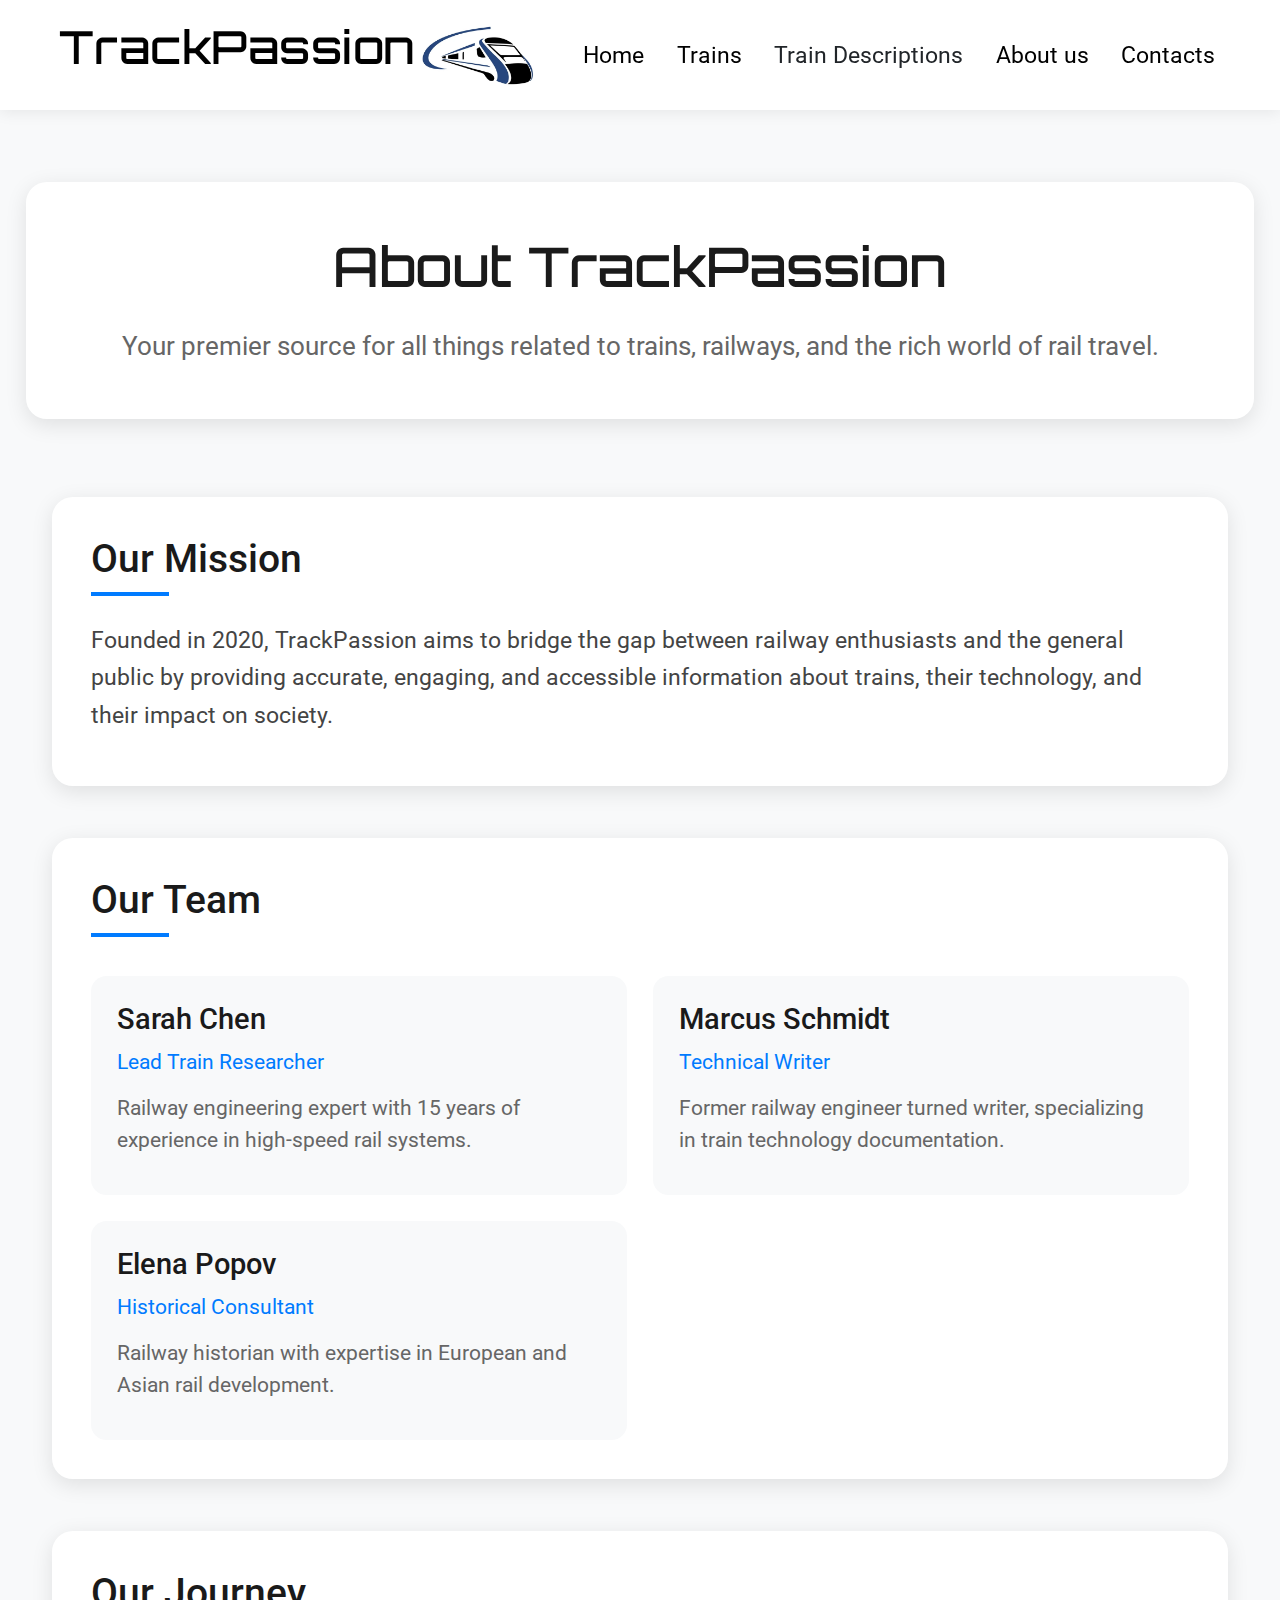
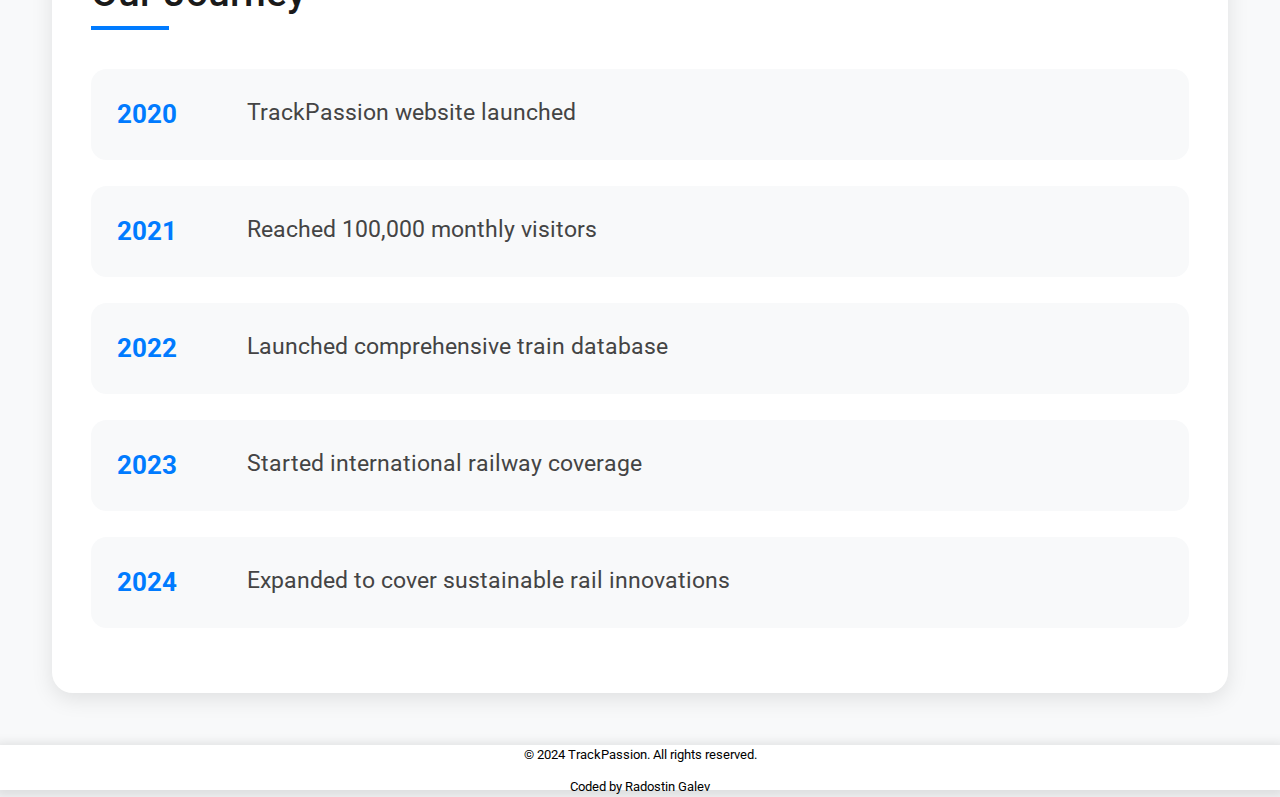
<file: about.html>
<!DOCTYPE html>
<html lang="en">
<head>
    <meta charset="UTF-8">
    <meta name="viewport" content="width=device-width, initial-scale=1.0">
    <link rel="stylesheet" href="https://cdn.jsdelivr.net/npm/bootstrap@4.0.0/dist/css/bootstrap.min.css" integrity="sha384-Gn5384xqQ1aoWXA+058RXPxPg6fy4IWvTNh0E263XmFcJlSAwiGgFAW/dAiS6JXm" crossorigin="anonymous">
    <link rel="stylesheet" href="styles.css">
    <link rel="preconnect" href="https://fonts.googleapis.com">
    <link rel="preconnect" href="https://fonts.gstatic.com" crossorigin>
    <link rel="icon" type="image/x-icon" href="assets/images/modern-high-speed-train-emblem-icon-label-silhouette-vector-illustration-94957906.webp">
    <link href="https://fonts.googleapis.com/css2?family=Barlow+Condensed:ital,wght@0,100;0,200;0,300;0,400;0,500;0,600;0,700;0,800;0,900;1,100;1,200;1,300;1,400;1,500;1,600;1,700;1,800;1,900&family=Barlow:ital,wght@0,100;0,200;0,300;0,400;0,500;0,600;0,700;0,800;0,900;1,100;1,200;1,300;1,400;1,500;1,600;1,700;1,800;1,900&family=Bellefair&family=Inter:wght@100..900&family=Orbitron:wght@400..900&family=Roboto:ital,wght@0,100;0,300;0,400;0,500;0,700;0,900;1,100;1,300;1,400;1,500;1,700;1,900&display=swap" rel="stylesheet">
    <script src = "main.js" defer></script>
    <title>About Us</title>
</head>
<body>
    <!-- Header section-->
    <header>
        <!-- Title and logo section-->
        <div class = "title">
            <h1>TrackPassion</h1>
            <div class = "logo">
                <img src = "assets/images/new-train-india-vande-bharat-260nw-2294127767.png">
            </div>
        </div>
        <!-- Navbar section-->
        <nav>
            <ul>
                <li><a href="index.html">Home</a></li>
                <li><a href="Trains.html">Trains</a></li>
                <!-- Dropdown Menu Section-->
                    <div class = "dropdown">
                        <a class = "title-dropdown">Train Descriptions</a>
                        <div class = "content">
                              <a href = "shinkansen.html">Shinkansen</a>
                              <a href = "tgv.html">TGV</a>
                              <a href = "ICE.html">ICE</a>
                              <a href = "CR400AF Fuxing.html">CR400AF Fuxing</a>
                              <a href = "Eurostar.html">Eurostar</a>
                              <a href = "Acela Express.html">Acela Express</a>
                              <a href = "Frecciarossa 1000.html">Freicciarossa 1000</a>
                        </div>
                     </div>
                </li>
                <li><a href="about.html">About us</a></li>
                <li><a href="contacts.html">Contacts</a></li>
            </ul>
         </nav>
    </header>
    <!-- About section-->
    <main class="about-container">
        <section class="about-hero">
          <h1>About TrackPassion</h1>
          <p>Your premier source for all things related to trains, railways, and the rich world of rail travel.</p>
        </section>
    
        <section class="about-content">
          <div class="mission-section">
            <h2>Our Mission</h2>
            <p>Founded in 2020, TrackPassion aims to bridge the gap between railway enthusiasts and the general public by providing accurate, engaging, and accessible information about trains, their technology, and their impact on society.</p>
          </div>
    
          <div class="team-section">
            <h2>Our Team</h2>
            <div class="team-grid">
              <div class="team-member">
                <h3>Sarah Chen</h3>
                <span class="role">Lead Train Researcher</span>
                <p>Railway engineering expert with 15 years of experience in high-speed rail systems.</p>
              </div>
              <div class="team-member">
                <h3>Marcus Schmidt</h3>
                <span class="role">Technical Writer</span>
                <p>Former railway engineer turned writer, specializing in train technology documentation.</p>
              </div>
              <div class="team-member">
                <h3>Elena Popov</h3>
                <span class="role">Historical Consultant</span>
                <p>Railway historian with expertise in European and Asian rail development.</p>
              </div>
            </div>
          </div>
    
          <div class="timeline-section">
            <h2>Our Journey</h2>
            <div class="timeline">
              <div class="timeline-item">
                <span class="year">2020</span>
                <p>TrackPassion website launched</p>
              </div>
              <div class="timeline-item">
                <span class="year">2021</span>
                <p>Reached 100,000 monthly visitors</p>
              </div>
              <div class="timeline-item">
                <span class="year">2022</span>
                <p>Launched comprehensive train database</p>
              </div>
              <div class="timeline-item">
                <span class="year">2023</span>
                <p>Started international railway coverage</p>
              </div>
              <div class="timeline-item">
                <span class="year">2024</span>
                <p>Expanded to cover sustainable rail innovations</p>
              </div>
            </div>
          </div>
        </section>
      </main>
    
      <footer>
        <p>© 2024 TrackPassion. All rights reserved.</p>
        <p>Coded by Radostin Galev</p>
      </footer>
    </div>
</body>
</html>
</file>
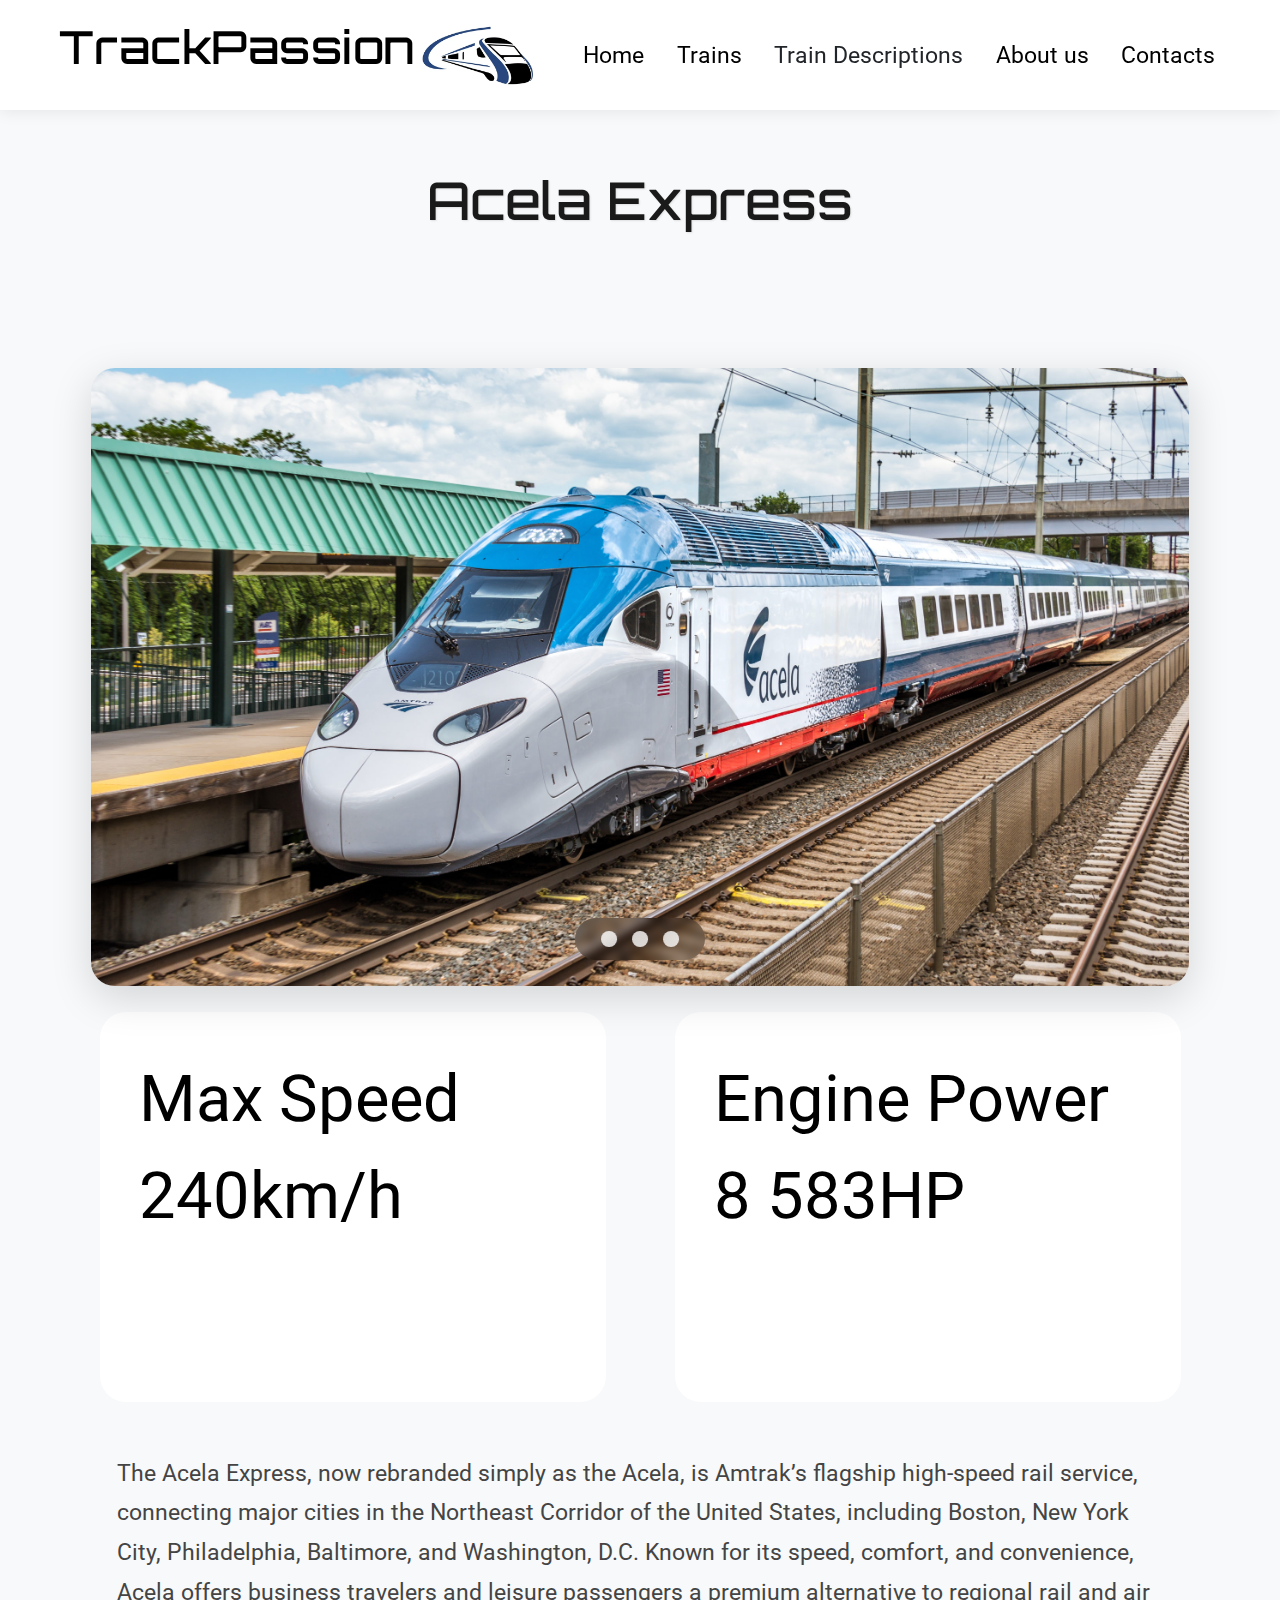
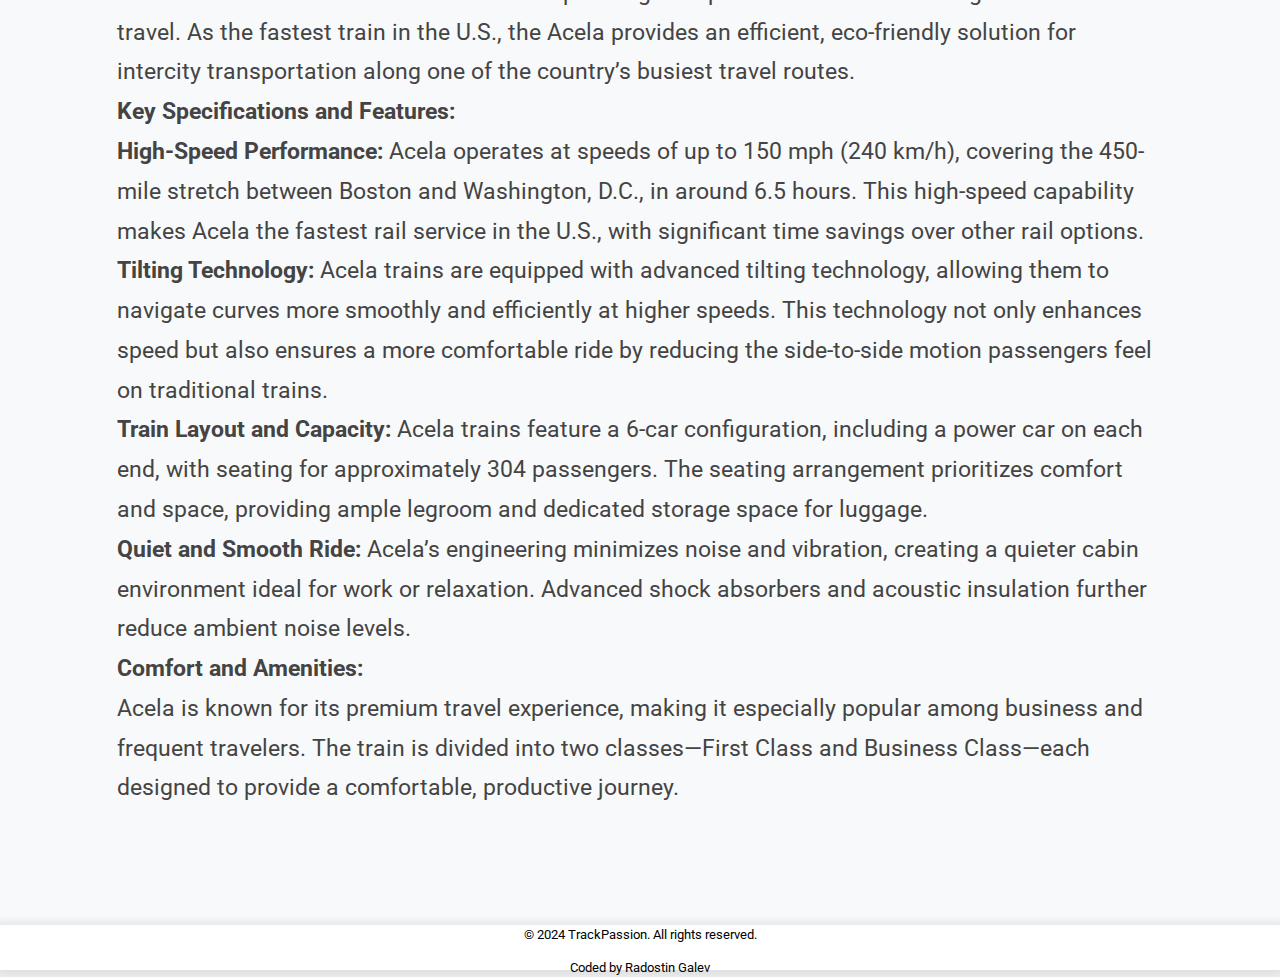
<file: Acela Express.html>
<!DOCTYPE html>
<html lang="en">
<head>
    <meta charset="UTF-8">
    <meta name="viewport" content="width=device-width, initial-scale=1.0">
    <link rel="stylesheet" href="https://cdn.jsdelivr.net/npm/bootstrap@4.0.0/dist/css/bootstrap.min.css" integrity="sha384-Gn5384xqQ1aoWXA+058RXPxPg6fy4IWvTNh0E263XmFcJlSAwiGgFAW/dAiS6JXm" crossorigin="anonymous">
    <link rel="stylesheet" href="styles.css">
    <link rel="preconnect" href="https://fonts.googleapis.com">
    <link rel="preconnect" href="https://fonts.gstatic.com" crossorigin>
    <link rel="icon" type="image/x-icon" href="assets/images/modern-high-speed-train-emblem-icon-label-silhouette-vector-illustration-94957906.webp">
    <link href="https://fonts.googleapis.com/css2?family=Barlow+Condensed:ital,wght@0,100;0,200;0,300;0,400;0,500;0,600;0,700;0,800;0,900;1,100;1,200;1,300;1,400;1,500;1,600;1,700;1,800;1,900&family=Barlow:ital,wght@0,100;0,200;0,300;0,400;0,500;0,600;0,700;0,800;0,900;1,100;1,200;1,300;1,400;1,500;1,600;1,700;1,800;1,900&family=Bellefair&family=Inter:wght@100..900&family=Orbitron:wght@400..900&family=Roboto:ital,wght@0,100;0,300;0,400;0,500;0,700;0,900;1,100;1,300;1,400;1,500;1,700;1,900&display=swap" rel="stylesheet">
    <script src = "main.js" defer></script>
    <title>Accela Express</title>
</head>
<body>
     <!-- Header section-->
     <header>
        <!-- Title and logo section-->
        <div class = "title">
            <h1>TrackPassion</h1>
            <div class = "logo">
                <img src = "assets/images/new-train-india-vande-bharat-260nw-2294127767.png">
            </div>
        </div>
        <!-- Navbar section-->
        <nav>
            <ul>
                <li><a href="index.html">Home</a></li>
                <li><a href="Trains.html">Trains</a></li>
                <!-- Dropdown Menu Section-->
                    <div class = "dropdown">
                        <a class = "title-dropdown">Train Descriptions</a>
                        <div class = "content">
                              <a href = "shinkansen.html">Shinkansen</a>
                              <a href = "tgv.html">TGV</a>
                              <a href = "ICE.html">ICE</a>
                              <a href = "CR400AF Fuxing.html">CR400AF Fuxing</a>
                              <a href = "Eurostar.html">Eurostar</a>
                              <a href = "Acela Express.html">Acela Express</a>
                              <a href = "Frecciarossa 1000.html">Freicciarossa 1000</a>
                        </div>
                     </div>
                </li>
                <li><a href="about.html">About us</a></li>
                <li><a href="contacts.html">Contacts</a></li>
            </ul>
         </nav>
    </header>
    <h2 class = "trains-title">Acela Express</h2>
    <!-- Acela Express image carousel section-->
    <div class = "description-wrapper">
    <section class = "container">
          <div class = "slider-wrapper">
               <div class = "slider">
                <img id = "slide-1" src = "assets/images/Accella Express/Acela-II-Test-Run-HQ-2132-scaled-1.jpeg">
                <img id = "slide-2" src = "assets/images/Accella Express/Acela_Express_Rahway.jpg">
                <img id = "slide-3" src = "assets/images/Accella Express/IMG_6349-scaled.jpeg">
               </div>
               <div class = "slider-nav" id = "js-script">
                  <a href = "#slide-1"></a>
                  <a href = "#slide-2"></a>
                  <a href = "#slide-3"></a>
               </div>
          </div>
    </section>
    <div class = "key-specs-cards">
        <div class = "max-speed-card">
         <p class = "key-card-text">
             Max Speed
             <br>
             <span class = "key-card-text-num">240km/h</span>
         </p>
        </div>
        <div class = "engine-power-card">
         <p class = "key-card-text">
             Engine Power
             <br>
             <span class = "key-card-text-num">8 583HP</span>
         </p>
         </p>
        </div>
     </div>
    <!-- Acela Express detailed description section-->
    <p class = "train-detailed-description">
        The Acela Express, now rebranded simply as the Acela, is Amtrak’s flagship high-speed rail service, connecting major cities in the Northeast Corridor of the United States, including Boston, New York City, Philadelphia, Baltimore, and Washington, D.C. Known for its speed, comfort, and convenience, Acela offers business travelers and leisure passengers a premium alternative to regional rail and air travel. As the fastest train in the U.S., the Acela provides an efficient, eco-friendly solution for intercity transportation along one of the country’s busiest travel routes.
        <br>
        <strong>Key Specifications and Features:</strong>
        <br>
        <strong>High-Speed Performance:</strong> Acela operates at speeds of up to 150 mph (240 km/h), covering the 450-mile stretch between Boston and Washington, D.C., in around 6.5 hours. This high-speed capability makes Acela the fastest rail service in the U.S., with significant time savings over other rail options.
        <br>

        <strong>Tilting Technology:</strong> Acela trains are equipped with advanced tilting technology, allowing them to navigate curves more smoothly and efficiently at higher speeds. This technology not only enhances speed but also ensures a more comfortable ride by reducing the side-to-side motion passengers feel on traditional trains.
        <br>
        <strong>Train Layout and Capacity:</strong> Acela trains feature a 6-car configuration, including a power car on each end, with seating for approximately 304 passengers. The seating arrangement prioritizes comfort and space, providing ample legroom and dedicated storage space for luggage.
        <br>
        <strong>Quiet and Smooth Ride:</strong> Acela’s engineering minimizes noise and vibration, creating a quieter cabin environment ideal for work or relaxation. Advanced shock absorbers and acoustic insulation further reduce ambient noise levels.
        <br>
        <strong>Comfort and Amenities:</strong>
        <br>
        Acela is known for its premium travel experience, making it especially popular among business and frequent travelers. The train is divided into two classes—First Class and Business Class—each designed to provide a comfortable, productive journey.
    </p>
    </div>
    <footer>
        <p>&copy; 2024 TrackPassion. All rights reserved.</p>
        <p>Coded by Radostin Galev</p>
    </footer>
</body>
</html>
</file>
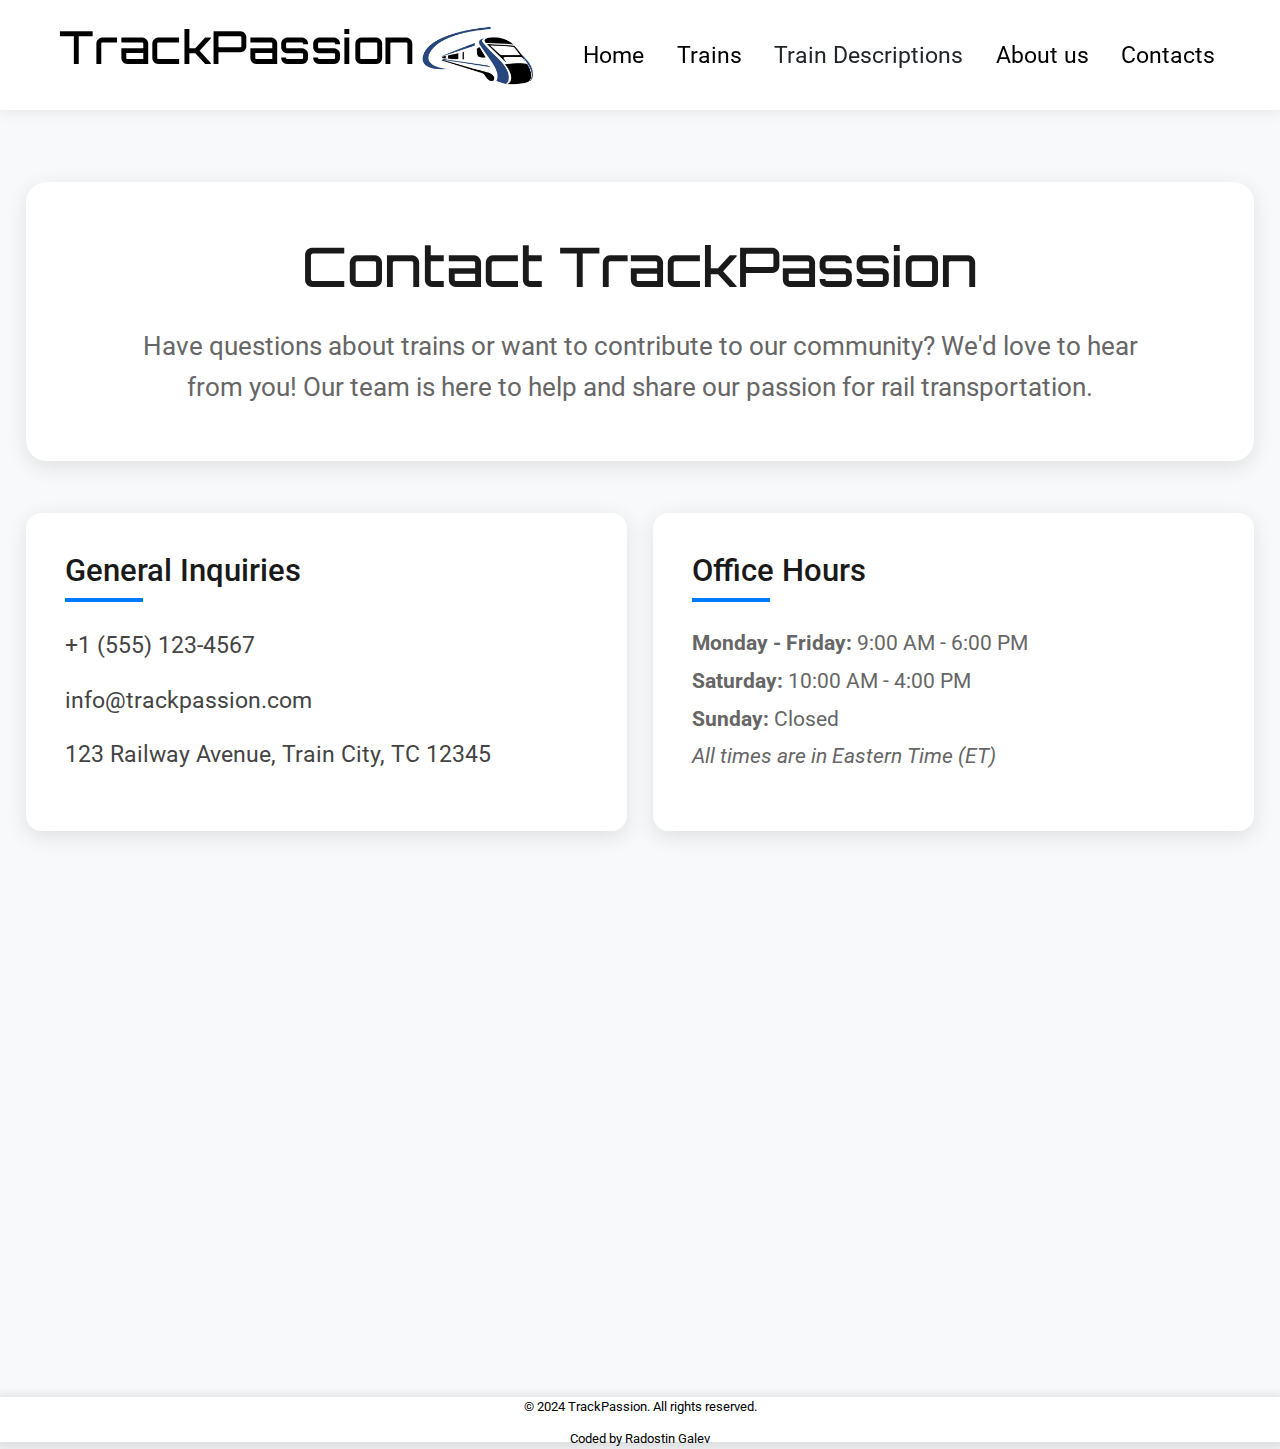
<file: contacts.html>
<!DOCTYPE html>
<html lang="en">
<head>
    <meta charset="UTF-8">
    <meta name="viewport" content="width=device-width, initial-scale=1.0">
    <link rel="stylesheet" href="https://cdn.jsdelivr.net/npm/bootstrap@4.0.0/dist/css/bootstrap.min.css" integrity="sha384-Gn5384xqQ1aoWXA+058RXPxPg6fy4IWvTNh0E263XmFcJlSAwiGgFAW/dAiS6JXm" crossorigin="anonymous">
    <link rel="stylesheet" href="styles.css">
    <link rel="preconnect" href="https://fonts.googleapis.com">
    <link rel="preconnect" href="https://fonts.gstatic.com" crossorigin>
    <link rel="icon" type="image/x-icon" href="assets/images/modern-high-speed-train-emblem-icon-label-silhouette-vector-illustration-94957906.webp">
    <link href="https://fonts.googleapis.com/css2?family=Barlow+Condensed:ital,wght@0,100;0,200;0,300;0,400;0,500;0,600;0,700;0,800;0,900;1,100;1,200;1,300;1,400;1,500;1,600;1,700;1,800;1,900&family=Barlow:ital,wght@0,100;0,200;0,300;0,400;0,500;0,600;0,700;0,800;0,900;1,100;1,200;1,300;1,400;1,500;1,600;1,700;1,800;1,900&family=Bellefair&family=Inter:wght@100..900&family=Orbitron:wght@400..900&family=Roboto:ital,wght@0,100;0,300;0,400;0,500;0,700;0,900;1,100;1,300;1,400;1,500;1,700;1,900&display=swap" rel="stylesheet">
    <script src = "main.js" defer></script>
    <title>Contacts</title>
</head>
<body>
    <!-- Header section-->
    <header>
        <!-- Title and logo section-->
        <div class = "title">
            <h1>TrackPassion</h1>
            <div class = "logo">
                <img src = "assets/images/new-train-india-vande-bharat-260nw-2294127767.png">
            </div>
        </div>
        <!-- Navbar section-->
        <nav>
            <ul>
                <li><a href="index.html">Home</a></li>
                <li><a href="Trains.html">Trains</a></li>
                <!-- Dropdown Menu Section-->
                    <div class = "dropdown">
                        <a class = "title-dropdown">Train Descriptions</a>
                        <div class = "content">
                              <a href = "shinkansen.html">Shinkansen</a>
                              <a href = "tgv.html">TGV</a>
                              <a href = "ICE.html">ICE</a>
                              <a href = "CR400AF Fuxing.html">CR400AF Fuxing</a>
                              <a href = "Eurostar.html">Eurostar</a>
                              <a href = "Acela Express.html">Acela Express</a>
                              <a href = "Frecciarossa 1000.html">Freicciarossa 1000</a>
                        </div>
                     </div>
                </li>
                <li><a href="about.html">About us</a></li>
                <li><a href="contacts.html">Contacts</a></li>
            </ul>
         </nav>
    </header>
    <div class="contacts-main">
        <div class="contact-hero">
            <h1>Contact TrackPassion</h1>
            <p>Have questions about trains or want to contribute to our community? We'd love to hear from you! Our team is here to help and share our passion for rail transportation.</p>
        </div>

        <div class="contact-grid">
            <div class="contact-card">
                <h3>General Inquiries</h3>
                <div class="contact-info">
                    <div class="contact-item">
                        +1 (555) 123-4567
                    </div>
                    <div class="contact-item">
                        info@trackpassion.com
                    </div>
                    <div class="contact-item">
                        123 Railway Avenue, Train City, TC 12345
                    </div>
                </div>
            </div>
            <div class="contact-card">
                <h3>Office Hours</h3>
                <div class="office-hours">
                    <p><strong>Monday - Friday:</strong> 9:00 AM - 6:00 PM</p>
                    <p><strong>Saturday:</strong> 10:00 AM - 4:00 PM</p>
                    <p><strong>Sunday:</strong> Closed</p>
                    <p><em>All times are in Eastern Time (ET)</em></p>
                </div>
       </div>     </div></div>
       <style>
        footer{
            margin-top: 60vh;
        }
       </style>
    <footer>
        <p>&copy; 2024 TrackPassion. All rights reserved.</p>
        <p>Coded by Radostin Galev</p>
    </footer>
</body>
</html>
</file>
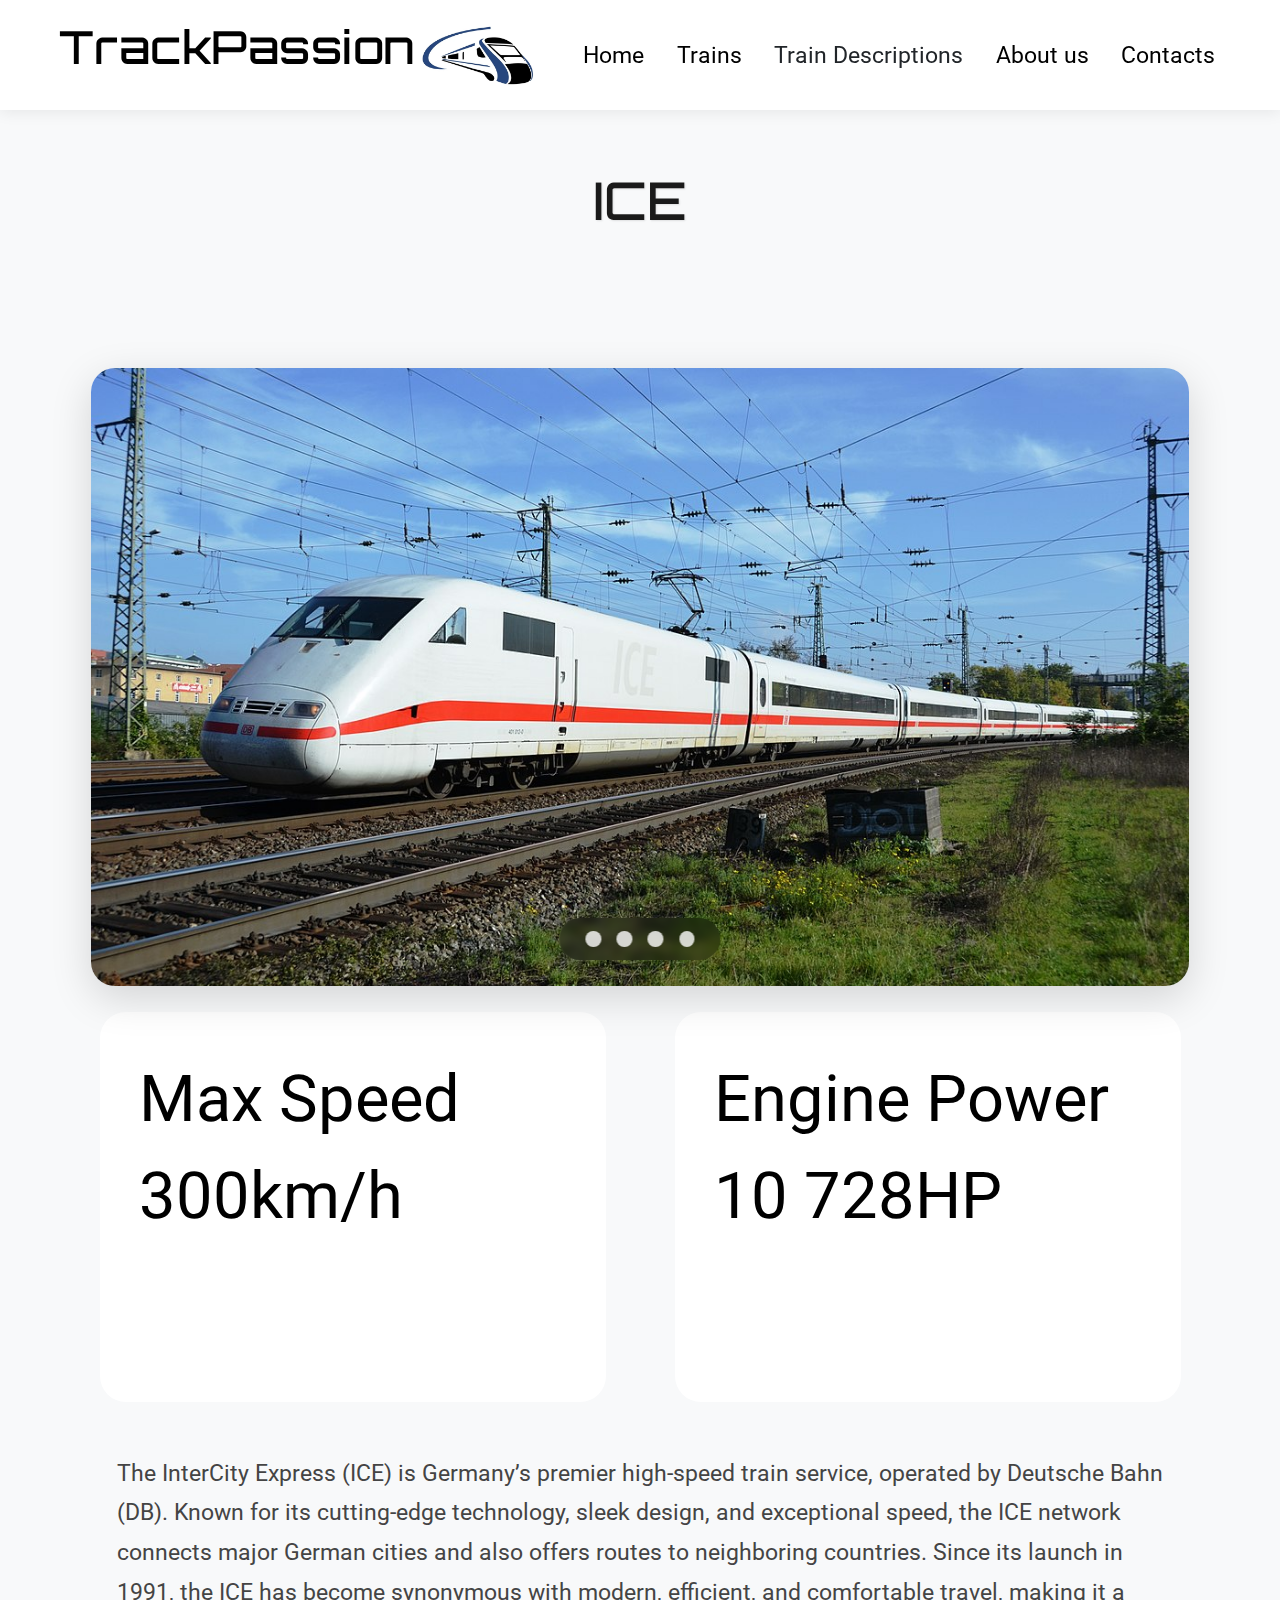
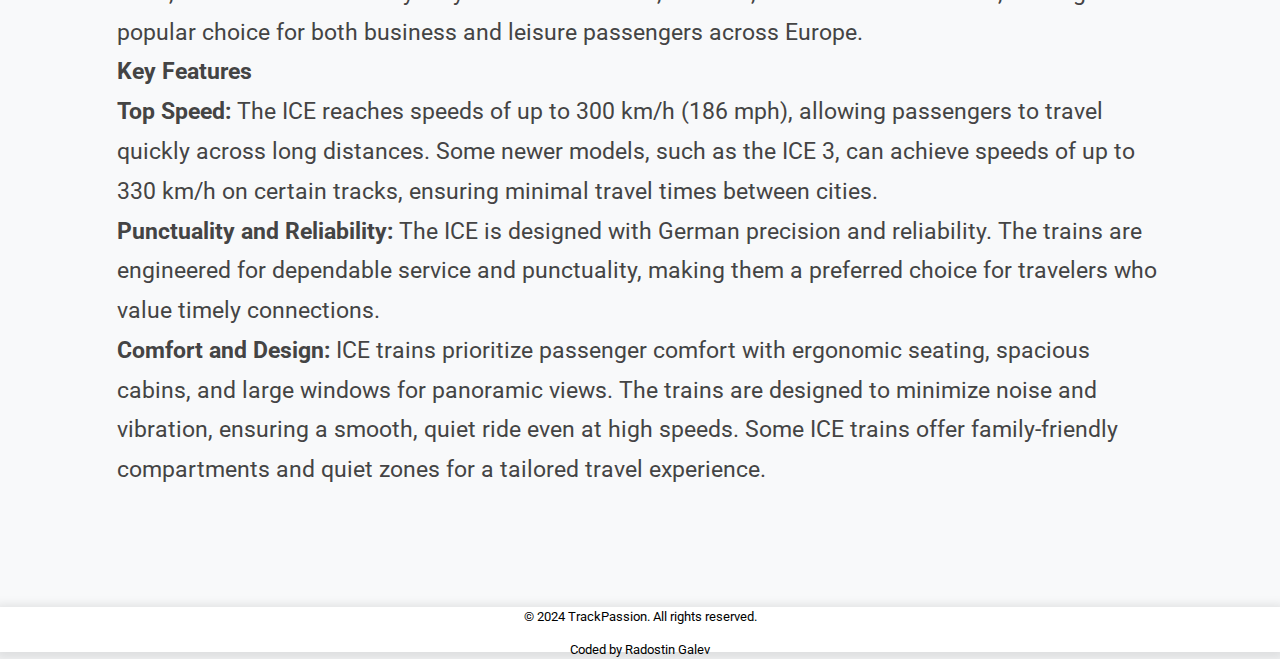
<file: ICE.html>
<!DOCTYPE html>
<html lang="en">
<head>
    <meta charset="UTF-8">
    <meta name="viewport" content="width=device-width, initial-scale=1.0">
    <link rel="stylesheet" href="https://cdn.jsdelivr.net/npm/bootstrap@4.0.0/dist/css/bootstrap.min.css" integrity="sha384-Gn5384xqQ1aoWXA+058RXPxPg6fy4IWvTNh0E263XmFcJlSAwiGgFAW/dAiS6JXm" crossorigin="anonymous">
    <link rel="stylesheet" href="styles.css">
    <link rel="preconnect" href="https://fonts.googleapis.com">
    <link rel="preconnect" href="https://fonts.gstatic.com" crossorigin>
    <link rel="icon" type="image/x-icon" href="assets/images/modern-high-speed-train-emblem-icon-label-silhouette-vector-illustration-94957906.webp">
    <link href="https://fonts.googleapis.com/css2?family=Barlow+Condensed:ital,wght@0,100;0,200;0,300;0,400;0,500;0,600;0,700;0,800;0,900;1,100;1,200;1,300;1,400;1,500;1,600;1,700;1,800;1,900&family=Barlow:ital,wght@0,100;0,200;0,300;0,400;0,500;0,600;0,700;0,800;0,900;1,100;1,200;1,300;1,400;1,500;1,600;1,700;1,800;1,900&family=Bellefair&family=Inter:wght@100..900&family=Orbitron:wght@400..900&family=Roboto:ital,wght@0,100;0,300;0,400;0,500;0,700;0,900;1,100;1,300;1,400;1,500;1,700;1,900&display=swap" rel="stylesheet">
    <script src = "main.js" defer></script>
    <title>ICE</title>
</head>
<body>
    <!-- Header section-->
    <header>
        <!-- Title and logo section-->
        <div class = "title">
            <h1>TrackPassion</h1>
            <div class = "logo">
                <img src = "assets/images/new-train-india-vande-bharat-260nw-2294127767.png">
            </div>
        </div>
        <!-- Navbar section-->
        <nav>
            <ul>
                <li><a href="index.html">Home</a></li>
                <li><a href="Trains.html">Trains</a></li>
                <!-- Dropdown Menu Section-->
                    <div class = "dropdown">
                        <a class = "title-dropdown">Train Descriptions</a>
                        <div class = "content">
                              <a href = "shinkansen.html">Shinkansen</a>
                              <a href = "tgv.html">TGV</a>
                              <a href = "ICE.html">ICE</a>
                              <a href = "CR400AF Fuxing.html">CR400AF Fuxing</a>
                              <a href = "Eurostar.html">Eurostar</a>
                              <a href = "Acela Express.html">Acela Express</a>
                              <a href = "Frecciarossa 1000.html">Freicciarossa 1000</a>
                        </div>
                     </div>
                </li>
                <li><a href="about.html">About us</a></li>
                <li><a href="contacts.html">Contacts</a></li>
            </ul>
         </nav>
    </header>
    <!-- Image carousel for ICE-->
    <h2 class = "trains-title">ICE</h2>
    <div class = "description-wrapper">
    <section class = "container">
          <div class = "slider-wrapper">
               <div class = "slider">
                <img id = "slide-1" src = "assets/images/ICE/401_012-0_ICE_DB_Fernverkehr_Würzburg_25.10.14_(15053911704).jpg">
                <img id = "slide-2" src = "assets/images/ICE/20-47e8d7ee95b3513ccb3813be04dbfa5a.webp">
                <img id = "slide-3" src = "assets/images/ICE/9c5beb67-bbe8-49b9-97ec-7c487e2212b3-high.webp">
                <img id = "slide-4" src = "assets/images/ICE/IM2021050576MO-original.jpg">
               </div>
               <div class = "slider-nav" id = "js-script">
                  <a href = "#slide-1"></a>
                  <a href = "#slide-2"></a>
                  <a href = "#slide-3"></a>
                  <a href = "#slide-4"></a>
               </div>
          </div>
    </section>
    <div class = "key-specs-cards">
        <div class = "max-speed-card">
         <p class = "key-card-text">
             Max Speed
             <br>
             <span class = "key-card-text-num">300km/h</span>
         </p>
        </div>
        <div class = "engine-power-card">
         <p class = "key-card-text">
             Engine Power
             <br>
             <span class = "key-card-text-num">10 728HP</span>
         </p>
         </p>
        </div>
     </div>
    <!-- ICE detailed description section-->
    <p class = "train-detailed-description">
        The InterCity Express (ICE) is Germany’s premier high-speed train service, operated by Deutsche Bahn (DB). Known for its cutting-edge technology, sleek design, and exceptional speed, the ICE network connects major German cities and also offers routes to neighboring countries. Since its launch in 1991, the ICE has become synonymous with modern, efficient, and comfortable travel, making it a popular choice for both business and leisure passengers across Europe.
        <br>
        <strong>Key Features</strong>
         <br>
        <strong>Top Speed:</strong> The ICE reaches speeds of up to 300 km/h (186 mph), allowing passengers to travel quickly across long distances. Some newer models, such as the ICE 3, can achieve speeds of up to 330 km/h on certain tracks, ensuring minimal travel times between cities.
        <br>
        <strong>Punctuality and Reliability:</strong> The ICE is designed with German precision and reliability. The trains are engineered for dependable service and punctuality, making them a preferred choice for travelers who value timely connections.
        <br>
        <strong>Comfort and Design:</strong> ICE trains prioritize passenger comfort with ergonomic seating, spacious cabins, and large windows for panoramic views. The trains are designed to minimize noise and vibration, ensuring a smooth, quiet ride even at high speeds. Some ICE trains offer family-friendly compartments and quiet zones for a tailored travel experience.
    
    </p>

    </div>
    <footer>
        <p>&copy; 2024 TrackPassion. All rights reserved.</p>
        <p>Coded by Radostin Galev</p>
    </footer>
</body>
</html>
</file>
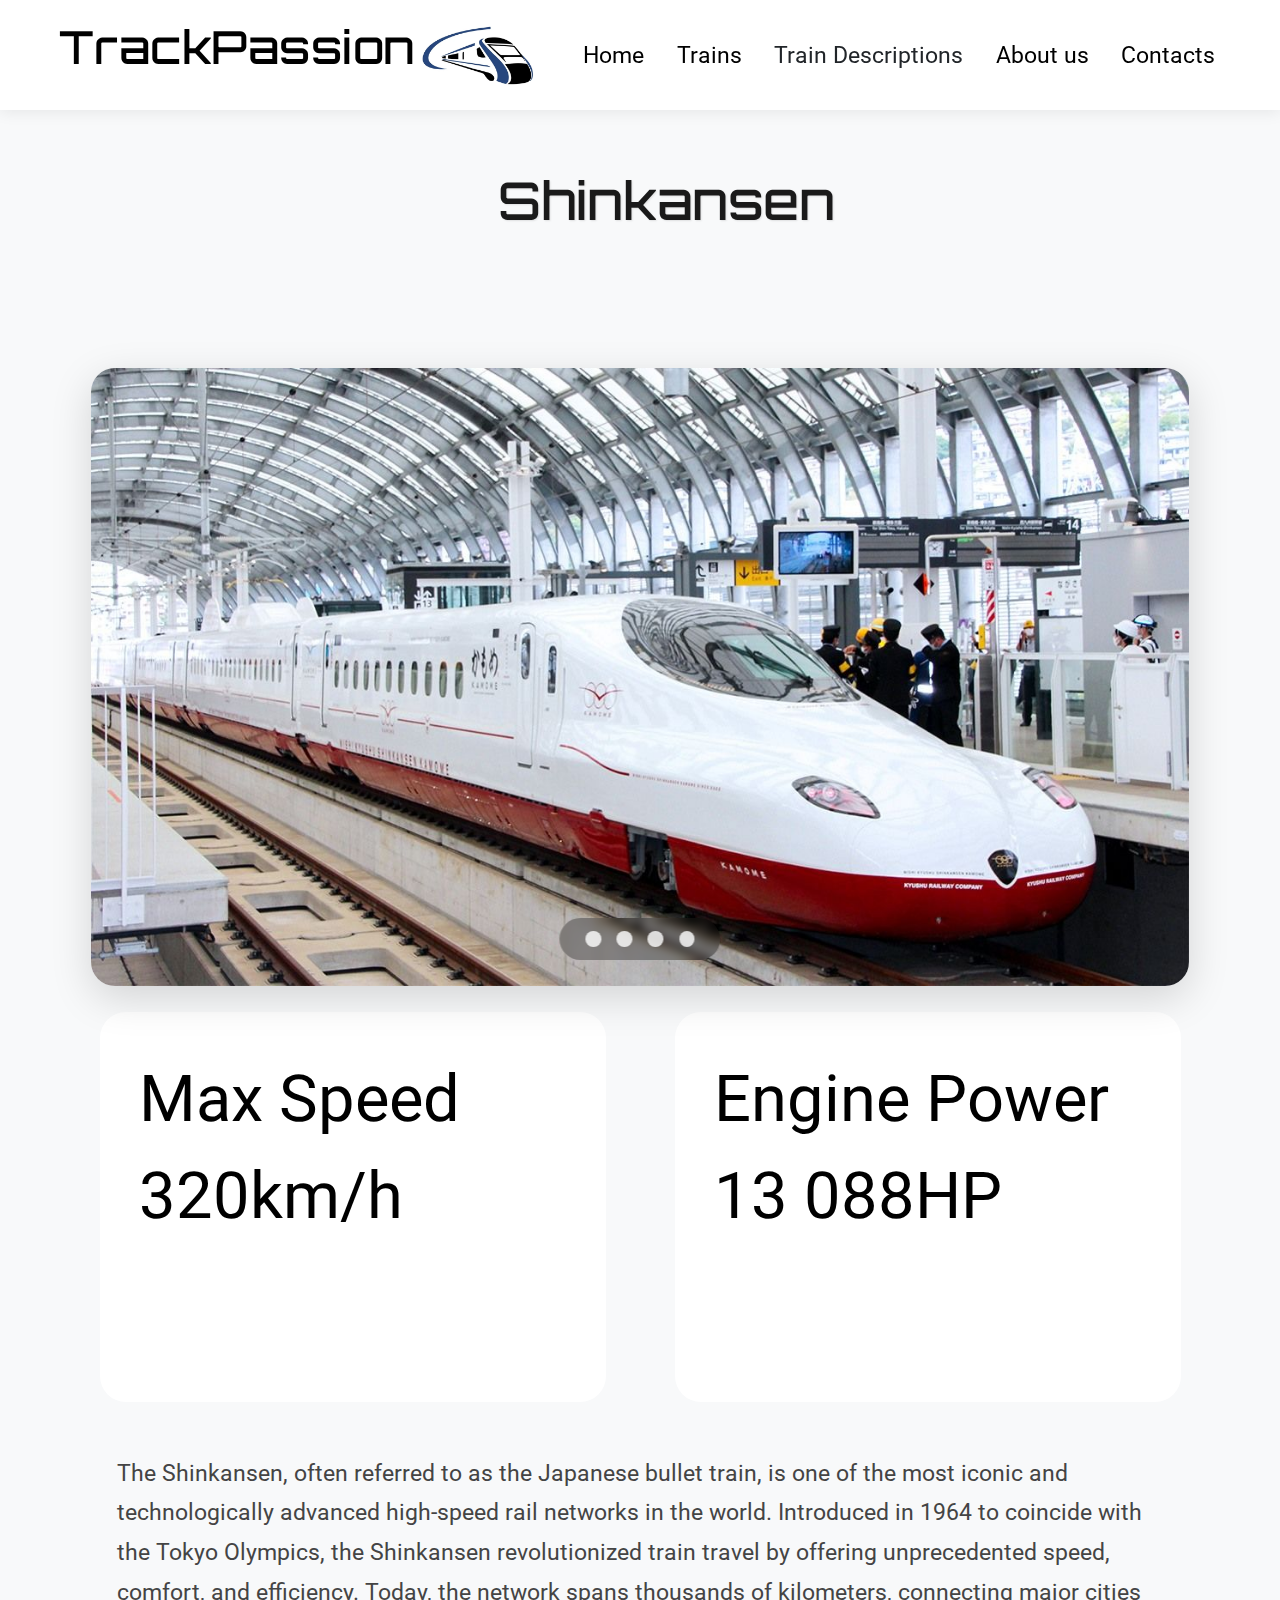
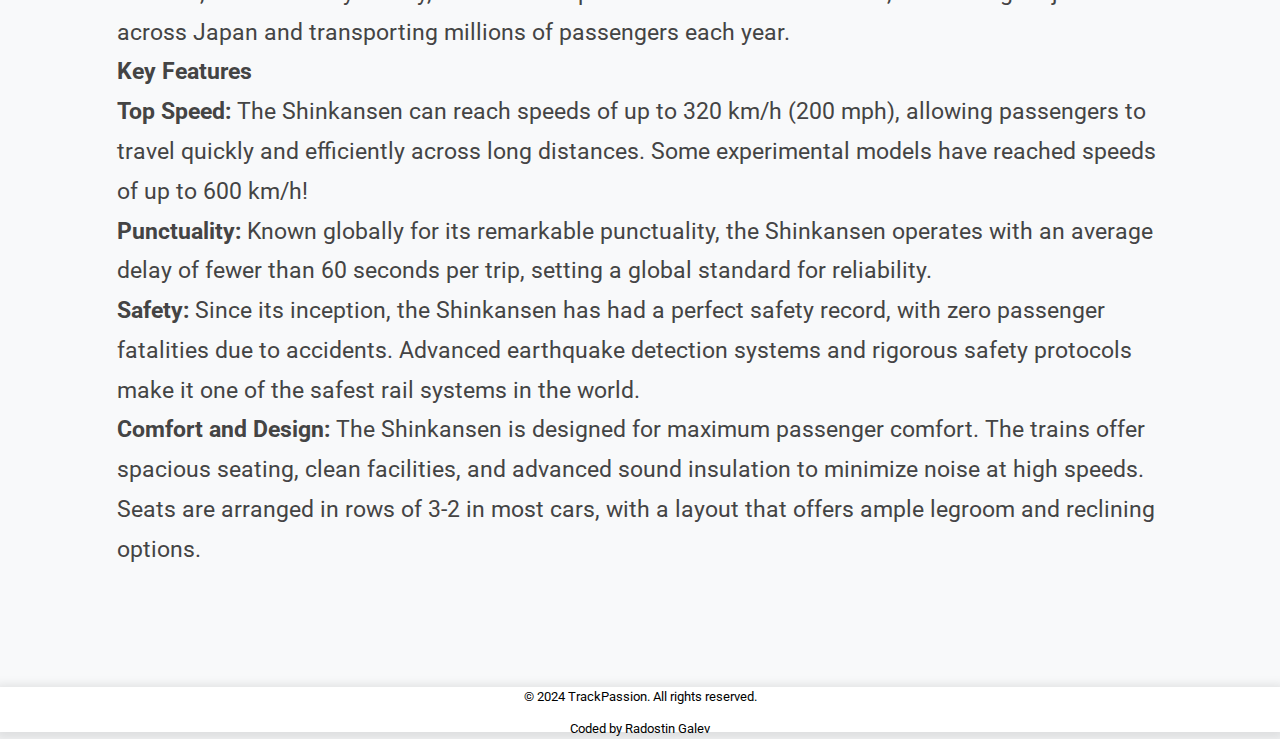
<file: shinkansen.html>
<!DOCTYPE html>
<html lang="en">
<head>
    <meta charset="UTF-8">
    <meta name="viewport" content="width=device-width, initial-scale=1.0">
    <link rel="stylesheet" href="https://cdn.jsdelivr.net/npm/bootstrap@4.0.0/dist/css/bootstrap.min.css" integrity="sha384-Gn5384xqQ1aoWXA+058RXPxPg6fy4IWvTNh0E263XmFcJlSAwiGgFAW/dAiS6JXm" crossorigin="anonymous">
    <link rel="stylesheet" href="styles.css">
    <link rel="preconnect" href="https://fonts.googleapis.com">
    <link rel="preconnect" href="https://fonts.gstatic.com" crossorigin>
    <link rel="icon" type="image/x-icon" href="assets/images/modern-high-speed-train-emblem-icon-label-silhouette-vector-illustration-94957906.webp">
    <link href="https://fonts.googleapis.com/css2?family=Barlow+Condensed:ital,wght@0,100;0,200;0,300;0,400;0,500;0,600;0,700;0,800;0,900;1,100;1,200;1,300;1,400;1,500;1,600;1,700;1,800;1,900&family=Barlow:ital,wght@0,100;0,200;0,300;0,400;0,500;0,600;0,700;0,800;0,900;1,100;1,200;1,300;1,400;1,500;1,600;1,700;1,800;1,900&family=Bellefair&family=Inter:wght@100..900&family=Orbitron:wght@400..900&family=Roboto:ital,wght@0,100;0,300;0,400;0,500;0,700;0,900;1,100;1,300;1,400;1,500;1,700;1,900&display=swap" rel="stylesheet">
    <script src = "main.js" defer></script>
    <title>Shinkansen</title>
</head>
<body>
    <!-- Header section-->
    <header>
        <!-- Title and logo section-->
        <div class = "title">
            <h1>TrackPassion</h1>
            <div class = "logo">
                <img src = "assets/images/new-train-india-vande-bharat-260nw-2294127767.png">
            </div>
        </div>
        <!-- Navbar section-->
        <nav>
            <ul>
                <li><a href="index.html">Home</a></li>
                <li><a href="Trains.html">Trains</a></li>
                <!-- Dropdown Menu Section-->
                    <div class = "dropdown">
                        <a class = "title-dropdown">Train Descriptions</a>
                        <div class = "content">
                              <a href = "shinkansen.html">Shinkansen</a>
                              <a href = "tgv.html">TGV</a>
                              <a href = "ICE.html">ICE</a>
                              <a href = "CR400AF Fuxing.html">CR400AF Fuxing</a>
                              <a href = "Eurostar.html">Eurostar</a>
                              <a href = "Acela Express.html">Acela Express</a>
                              <a href = "Frecciarossa 1000.html">Freicciarossa 1000</a>
                        </div>
                     </div>
                </li>
                <li><a href="about.html">About us</a></li>
                <li><a href="contacts.html">Contacts</a></li>
            </ul>
         </nav>
    </header>
    
    <h2 class = "trains-title description">Shinkansen</h2>
    <!-- Shinkansen image carousel-->
    <div class = "description-wrapper">
    <section class = "container">
          <div class = "slider-wrapper">
               <div class = "slider">
                <img id = "slide-1" src = "assets/images/Shinkansen/1984364.jpg">
                <img id = "slide-2" src = "assets/images/Shinkansen/2760c0fe-4ef4-4e01-b270-14918b157f5b.webp">
                <img id = "slide-3" src = "assets/images/Shinkansen/T2023_id86-1_3_JREast.jpg">
                <img id = "slide-4" src = "assets/images/Shinkansen/pointgr_white_highsp.png">
               </div>
               <div class = "slider-nav" id = "js-script">
                  <a href = "#slide-1"></a>
                  <a href = "#slide-2"></a>
                  <a href = "#slide-3"></a>
                  <a href = "#slide-4"></a>
               </div>
          </div>
    </section>
    <div class = "key-specs-cards">
       <div class = "max-speed-card">
        <p class = "key-card-text">
            Max Speed 
            <br>
            <span class = "key-card-text-num">320km/h</span>
        </p>
       </div>
       <div class = "engine-power-card">
        <p class = "key-card-text">
            Engine Power  
            <br>
            <span class = "key-card-text-num">13 088HP</span>
        </p>
        </p>
       </div>
    </div>
    <!-- Shinkansen detailed description section-->
    <p class = "train-detailed-description">
     The Shinkansen, often referred to as the Japanese bullet train, is one of the most iconic and technologically advanced high-speed rail networks in the world. Introduced in 1964 to coincide with the Tokyo Olympics, the Shinkansen revolutionized train travel by offering unprecedented speed, comfort, and efficiency. Today, the network spans thousands of kilometers, connecting major cities across Japan and transporting millions of passengers each year.
      <br>
     <strong>Key Features</strong>
     <br>
     <strong>Top Speed:</strong>  
     The Shinkansen can reach speeds of up to 320 km/h (200 mph), allowing passengers to travel quickly and efficiently across long distances. Some experimental models have reached speeds of up to 600 km/h!
     <br>
     <strong>Punctuality:</strong> Known globally for its remarkable punctuality, the Shinkansen operates with an average delay of fewer than 60 seconds per trip, setting a global standard for reliability.
     <br>
     <strong>Safety:</strong> Since its inception, the Shinkansen has had a perfect safety record, with zero passenger fatalities due to accidents. Advanced earthquake detection systems and rigorous safety protocols make it one of the safest rail systems in the world.
     <br>
     <strong>Comfort and Design:</strong> The Shinkansen is designed for maximum passenger comfort. The trains offer spacious seating, clean facilities, and advanced sound insulation to minimize noise at high speeds. Seats are arranged in rows of 3-2 in most cars, with a layout that offers ample legroom and reclining options.
     <br>
    </p>
    </div>
    <footer>
        <p>&copy; 2024 TrackPassion. All rights reserved.</p>
        <p>Coded by Radostin Galev</p>
    </footer>
</body>
</html>
</file>
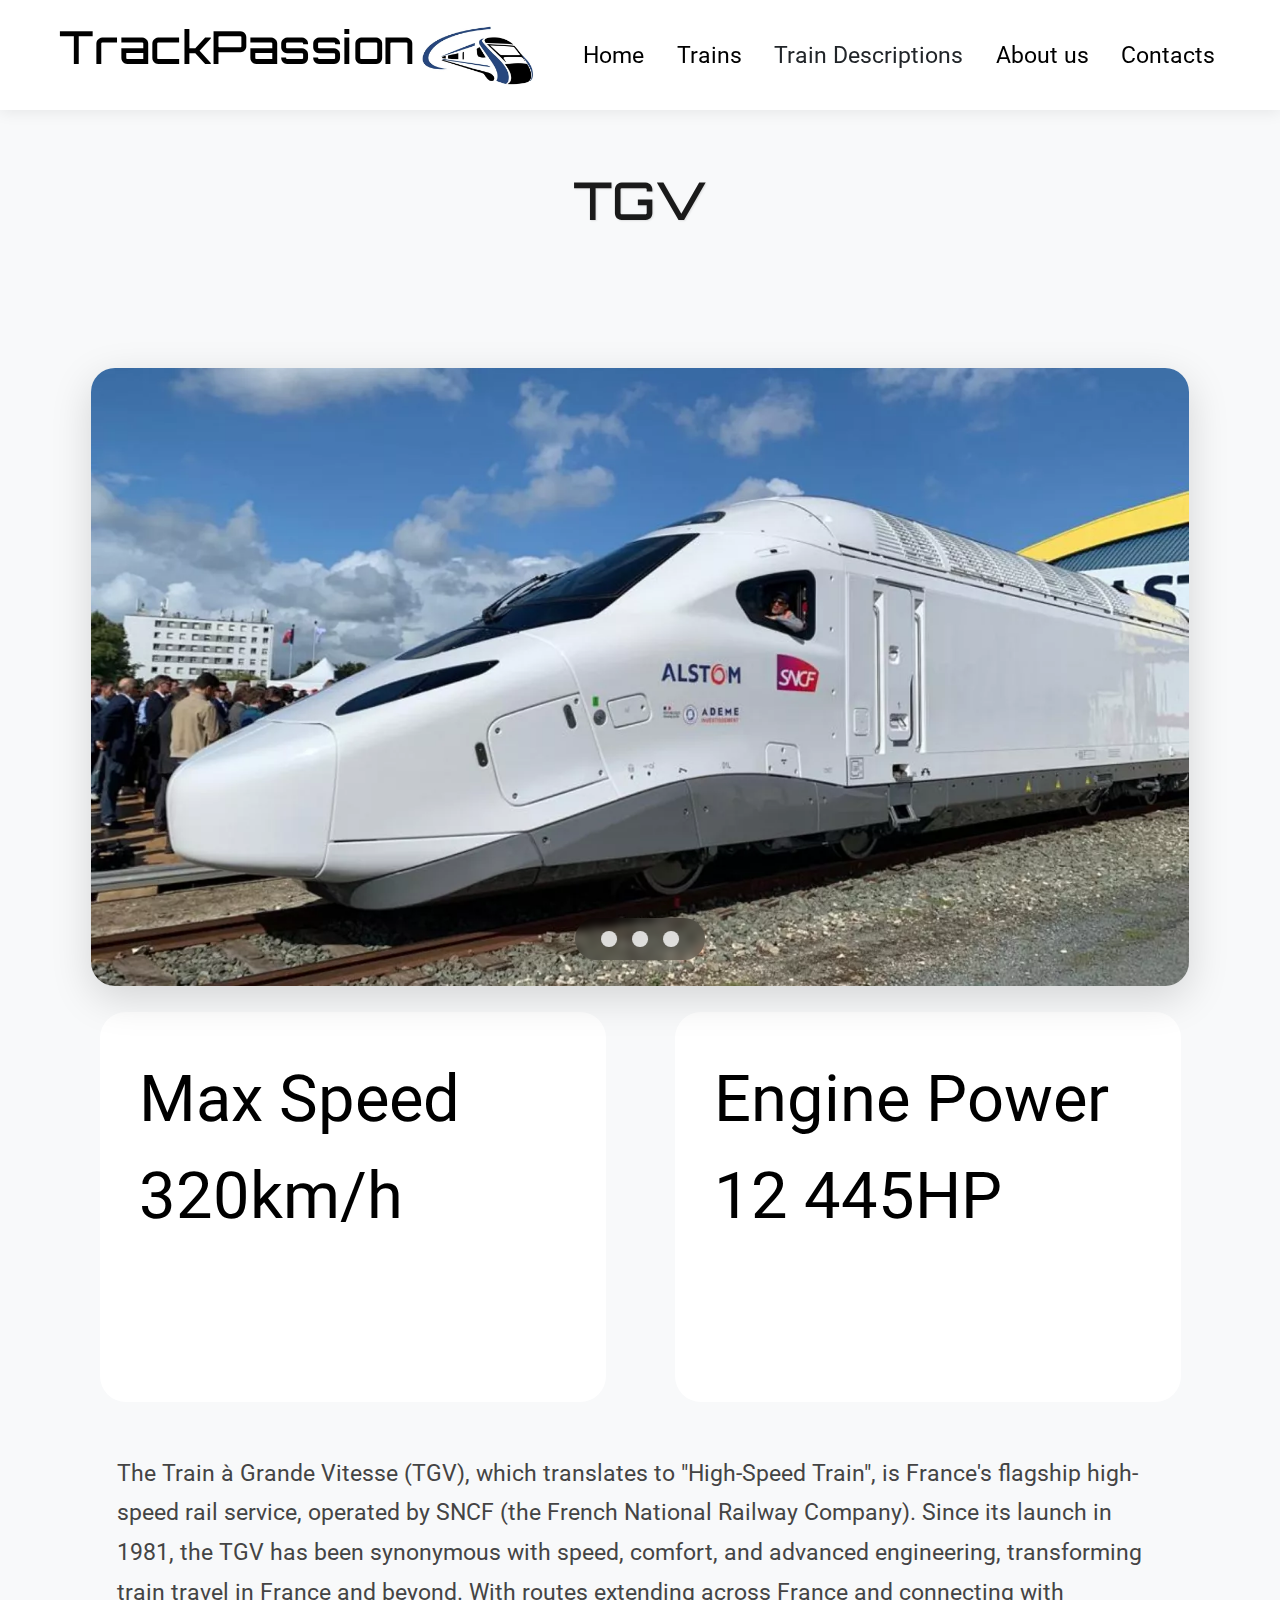
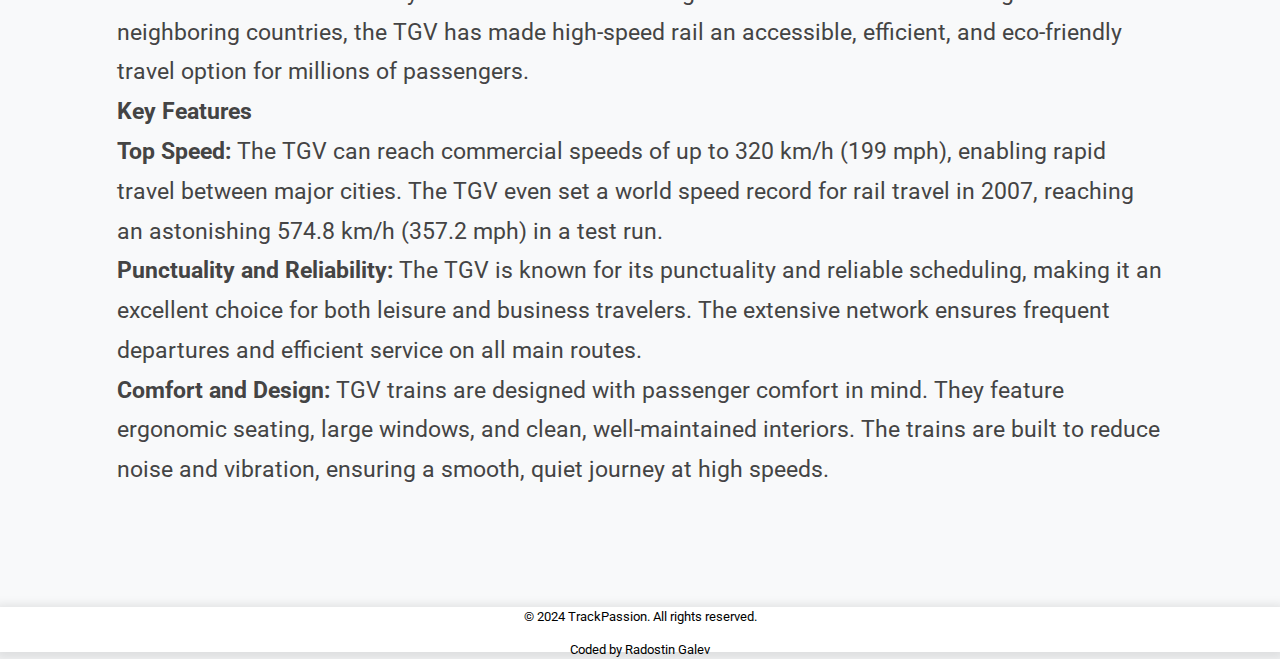
<file: tgv.html>
<!DOCTYPE html>
<html lang="en">
<head>
    <meta charset="UTF-8">
    <meta name="viewport" content="width=device-width, initial-scale=1.0">
    <link rel="stylesheet" href="https://cdn.jsdelivr.net/npm/bootstrap@4.0.0/dist/css/bootstrap.min.css" integrity="sha384-Gn5384xqQ1aoWXA+058RXPxPg6fy4IWvTNh0E263XmFcJlSAwiGgFAW/dAiS6JXm" crossorigin="anonymous">
    <link rel="stylesheet" href="styles.css">
    <link rel="preconnect" href="https://fonts.googleapis.com">
    <link rel="preconnect" href="https://fonts.gstatic.com" crossorigin>
    <link rel="icon" type="image/x-icon" href="assets/images/modern-high-speed-train-emblem-icon-label-silhouette-vector-illustration-94957906.webp">
    <link href="https://fonts.googleapis.com/css2?family=Barlow+Condensed:ital,wght@0,100;0,200;0,300;0,400;0,500;0,600;0,700;0,800;0,900;1,100;1,200;1,300;1,400;1,500;1,600;1,700;1,800;1,900&family=Barlow:ital,wght@0,100;0,200;0,300;0,400;0,500;0,600;0,700;0,800;0,900;1,100;1,200;1,300;1,400;1,500;1,600;1,700;1,800;1,900&family=Bellefair&family=Inter:wght@100..900&family=Orbitron:wght@400..900&family=Roboto:ital,wght@0,100;0,300;0,400;0,500;0,700;0,900;1,100;1,300;1,400;1,500;1,700;1,900&display=swap" rel="stylesheet">
    <script src = "main.js" defer></script>
    <title>TGV</title>
</head>
<body>
    <!-- Header section-->
    <header>
        <!-- Title and logo section-->
        <div class = "title">
            <h1>TrackPassion</h1>
            <div class = "logo">
                <img src = "assets/images/new-train-india-vande-bharat-260nw-2294127767.png">
            </div>
        </div>
        <!-- Navbar section-->
        <nav>
            <ul>
                <li><a href="index.html">Home</a></li>
                <li><a href="Trains.html">Trains</a></li>
                <!-- Dropdown Menu Section-->
                    <div class = "dropdown">
                        <a class = "title-dropdown">Train Descriptions</a>
                        <div class = "content">
                              <a href = "shinkansen.html">Shinkansen</a>
                              <a href = "tgv.html">TGV</a>
                              <a href = "ICE.html">ICE</a>
                              <a href = "CR400AF Fuxing.html">CR400AF Fuxing</a>
                              <a href = "Eurostar.html">Eurostar</a>
                              <a href = "Acela Express.html">Acela Express</a>
                              <a href = "Frecciarossa 1000.html">Freicciarossa 1000</a>
                        </div>
                     </div>
                </li>
                <li><a href="about.html">About us</a></li>
                <li><a href="contacts.html">Contacts</a></li>
            </ul>
         </nav>
    </header>
    <h2 class = "trains-title">TGV</h2>
    <!-- TGV image carousel section-->
    <div class = "description-wrapper">
    <section class = "container">
          <div class = "slider-wrapper">
               <div class = "slider">
                <img id = "slide-1" src = "assets/images/TGV/1440x810_cmsv2_5444ba9f-4550-5319-bbcf-249c98312435-7391500.webp">
                <img id = "slide-2" src = "assets/images/TGV/230308114714-05-tgv-m-sncf-trains-france-test-train.jpg">
                <img id = "slide-3" src = "assets/images/TGV/tgv_train_mosaic.jpg">
               </div>
               <div class = "slider-nav" id = "js-script">
                  <a href = "#slide-1"></a>
                  <a href = "#slide-2"></a>
                  <a href = "#slide-3"></a>
               </div>
          </div>
    </section>
    <div class = "key-specs-cards">
        <div class = "max-speed-card">
         <p class = "key-card-text">
             Max Speed
             <br>
             <span class = "key-card-text-num">320km/h</span>
         </p>
        </div>
        <div class = "engine-power-card">
         <p class = "key-card-text">
             Engine Power
             <br>
             <span class = "key-card-text-num">12 445HP</span>
         </p>
         </p>
        </div>
     </div>
    <!-- TGV detailed description section-->
    <p class = "train-detailed-description">
        The Train à Grande Vitesse (TGV), which translates to "High-Speed Train", is France's flagship high-speed rail service, operated by SNCF (the French National Railway Company). Since its launch in 1981, the TGV has been synonymous with speed, comfort, and advanced engineering, transforming train travel in France and beyond. With routes extending across France and connecting with neighboring countries, the TGV has made high-speed rail an accessible, efficient, and eco-friendly travel option for millions of passengers.
        <br>
        <strong>Key Features</strong>
        <br>
        <strong>Top Speed:</strong> The TGV can reach commercial speeds of up to 320 km/h (199 mph), enabling rapid travel between major cities. The TGV even set a world speed record for rail travel in 2007, reaching an astonishing 574.8 km/h (357.2 mph) in a test run.
        <br>
        <strong>Punctuality and Reliability:</strong> The TGV is known for its punctuality and reliable scheduling, making it an excellent choice for both leisure and business travelers. The extensive network ensures frequent departures and efficient service on all main routes.
        <br>
        <strong>Comfort and Design:</strong> TGV trains are designed with passenger comfort in mind. They feature ergonomic seating, large windows, and clean, well-maintained interiors. The trains are built to reduce noise and vibration, ensuring a smooth, quiet journey at high speeds.
    </p>
    </div>
    <footer>
        <p>&copy; 2024 TrackPassion. All rights reserved.</p>
        <p>Coded by Radostin Galev</p>
    </footer>
</body>
</html>
</file>
<file: styles.css>
html{
    scroll-behavior: smooth;
    font-size: 13px;
}
body {
  font-family: "Roboto" , sans-serif;
  background-color: #f8f9fa;
}


/* index page */

/* header container style*/
header {
    display: flex;
    justify-content: space-between;
    position: fixed;
    top: 0;
    left: 0;
    right: 0;
    background-color: white;
    z-index: 1000;
    padding: 1.5rem 2rem; 
    box-shadow: 0 2px 15px rgba(0, 0, 0, 0.08); 
    align-items: center; 
}


/* title style*/

.title{
    color: black ;
    text-align: center;
    padding:0px;
    display: flex;
    justify-content: flex-start;
    padding-left:2.5rem;
    font-family: "Orbitron" , sans-serif;
}
.title h1 {
    font-size: 3.5rem; 
    margin: 0; 
    letter-spacing: 0.5px; 
}
nav{
   margin-right: 3rem;
}

/* logo  size*/

.logo img {
    width: 9.5rem;
}

/* navbar style*/

nav ul {
    list-style: none;
    display: flex;
    gap: 2.5rem; 
    font-size: 1.8rem; 
    margin: 0;
    padding: 0; 
    align-items: center; 
}

nav ul li a {
    color: black ; 
    text-decoration: none; 
    transition: font-size 0.5s, text-decoration 0.5s;
}

/* nav element hover style*/

nav ul li a:hover {
    cursor: pointer;
    transition: font-size 0.5s, text-decoration 0.5s;
    color: rgb(66, 66, 66); 
    text-decoration: none; 
}

/* dropdown menu style*/

.dropdown a{
    display:block;
    color:black;
    padding: 10 15px;
    transition: all 0.5s;
}
.dropdown .content a:hover{
    background-color: #007bff;
    padding: 1.5rem;
    border-radius: 16px;
    color:white;
    text-decoration: none;
    transition: all 0.5s;
}
.dropdown .content{
    display:none;
    background-color: whitesmoke;
    position: absolute;
    min-width: 100px;
    box-shadow: 2px 2px 5px, rgba(0, 0, 0, 0.795);
    padding: 2rem;
    border-bottom-left-radius: 16px;
    border-bottom-right-radius: 16px;
    background-color: white;
    
}
.dropdown:hover .content{
    display:block;

}
.dropdown:hover .title-dropdown {
    font-size: 2.2rem;
    color: rgb(66, 66, 66);
}
.title-dropdown, [href="index.html"], [href="Trains.html"], [href="about.html"], [href="contacts.html"] {
    text-decoration: none;
    position: relative;
    padding: 0.5rem 0;
}

/* blue text underline effect */

.title-dropdown::after, 
[href="index.html"]::after, 
[href="Trains.html"]::after, 
[href="about.html"]::after, 
[href="contacts.html"]::after {
    content: '';
    position: absolute;
    bottom: 0;
    left: 0;
    width: 0;
    height: 2px;
    background: linear-gradient(45deg, #2563eb, #1e40af);
    transition: width 0.3s ease;
}

.title-dropdown:hover::after,
[href="index.html"]:hover::after,
[href="Trains.html"]:hover::after,
[href="about.html"]:hover::after,
[href="contacts.html"]:hover::after {
    width: 100%;
}
/* hero section style*/

.main-container {
    display: flex;
    margin-top: 12rem; 
    align-items: center;
    max-width: 1400px;
    margin-left: auto;
    margin-right: auto;
    padding: 0 2rem;
}
.main-container img {
    width: 50%; 
    max-width: 55rem;
    margin-left: 0; 
    border-radius: 12px; 
    box-shadow: 0 4px 20px rgba(0, 0, 0, 0.1); 
}
.flagship-icon{
    width: 5rem;
}
.description {
    margin-left: 4rem;
    margin-right: 0;
    flex: 1;
}
.description h1 {
    font-size: 3.5rem;
    line-height: 1.2;
    margin-bottom: 2rem;
    color: #1a1a1a;
}
.description p {
    margin-top: 2rem;
    font-size: 2rem;
    line-height: 1.5;
    color: #444;
}

/* hero section animation style*/

@keyframes slideInimage{
    0% {
        transform: translateX(-100%);
        opacity: 0;
    }
    100% {
        transform: translateX(0);
        opacity: 1;
    }
}
@keyframes slideIntext{
    0% {
        transform: translateX(100%);
        opacity: 0;
    }
    100% {
        transform: translateX(0);
        opacity: 1;
    }
}
.main-container img
{
    opacity: 0;
    animation: slideInimage 1s ease-out forwards; 
}
.main-container .description{
    animation: slideIntext 1s ease-out forwards;
}

/* 3 best trains section style*/

.image-showcase-text{
    margin-top: 5rem;
    font-size: 3.5rem;
    text-align: center;
    font-weight: bold;
    margin-top: 8rem;
}
.image-showcase .train img{
    aspect-ratio: 16/9;
}
.image-showcase {
    display: flex;
    align-items: stretch; 
    gap: 3rem;
    justify-content: center;
    margin: 5rem auto;
    max-width: 1400px;
    padding: 0 2rem;
}
.train {
    width: calc(33.333% - 2rem); 
    background-color: white;
    border-radius: 12px;
    padding: 1.5rem;
    transition: all 0.3s ease;
    box-shadow: 0 2px 10px rgba(0, 0, 0, 0.08);
}
.train img {
    width: 100%;
    border-radius: 8px;
    margin-bottom: 1.5rem;
}
.train:hover {
    transform: translateY(-5px);
    background-color: #0066cc; 
    padding: 2rem;
    box-shadow: 0 8px 25px rgba(0, 0, 0, 0.15);
    color: white;
}
.train p{
   font-size: 2.2rem;
}
.train h3{
    font-size: 3.5rem;
    text-align: center;
}

/* intearctive map style*/

.interactive-map-title{
    text-align: center;
    max-width: 1400px;
    margin: 0 auto;
}
.interactive-map-container{
    max-width: 1400px;
    margin: 0 auto;
    padding: 5rem;
    position: relative;
}
.interactive-map{
    position: relative;
    width: 100%;
}
.interactive-map img{
    padding: 1rem; 
    width: 100%;
    max-width: 1400px; 
    height: auto; 
    position: relative;
    overflow-x: auto;
    object-fit: contain; 
    box-sizing: border-box; 
    display: block;
}
.interactive-map-dots {
    position: absolute;
    top: 0;
    left: 0;
    width: 100%;
    height: 100%;
}

.interactive-map-dot{
    width:1rem;
    height: 1rem;
    background-color: #007bff;
    border-radius: 50px;
    position: absolute;
}
.interactive-map-dot:hover {
    transform: scale(1.5);
    background-color: #0056b3;
}
.interactive-map-dot::after {
    content: attr(data-info);
    position: absolute;
    bottom: 100%;
    left: 50%;
    transform: translateX(-50%);
    min-width: 200px;
    padding: 1rem;
    background-color: white;
    border-radius: 8px;
    box-shadow: 0 2px 15px rgba(0, 0, 0, 0.2);
    font-size: 1.4rem;
    line-height: 1.4;
    text-align: center;
    visibility: hidden;
    opacity: 0;
    transition: opacity 0.3s ease, visibility 0.3s ease;
    z-index: 1000;
    pointer-events: none;
}

/* placing dots at the corrent position on the map */

#manufacturer-hitachi {
    top: 34%;
    left: 83%;
}

#manufacturer-alstom {
    top: 28%;
    left: 45%;
}

#manufacturer-siemens {
    top: 26%;
    left: 48%;
}

#manufacturer-crrc {
    top: 38%;
    left: 77%;
}

#manufacturer-bombardier {
    top: 28%;
    left: 25%;
}

#manufacturer-stadler {
    top: 29%;
    left: 48%;
}

#manufacturer-caf {
    top: 32%;
    left: 44%;
}



.interactive-map-dot:hover::after {
    visibility: visible;
    opacity: 1;
}
.find-more-btn{
    color:black;
    text-decoration: none;
}
.find-more-btn:hover{
    color:white;
    text-decoration: underline;

}

/* footer section style*/

footer{
    text-align: center;
    box-shadow: 0 3px 10px 5px rgba(0, 0, 0, 0.1);
    height: 5vh;
    bottom: 0;
    width: 100%;
    background-color: white;
    color: black;
}
.see-more{
    margin:auto;
    padding: 2rem;
    border-radius: 66px;
    border: none ;
    display: flex;
    justify-content: center;
    transition: all 0.5s ease;
    margin-bottom: 3rem;
}
.see-more:hover{
    color:white;
    cursor: pointer;
    background-color: #0066cc;
    padding: 2.2rem;
    font-size: 4.2rem;
    transition: background-color 0.5s ease, padding 0.5s ease, font-size 0.5s ease;
}
.see-more-text{
    font-size: 4rem;
    text-align: center;
}

/* media queries for different screen sizes */

#scroll-top-btn:hover {
    background-color: #0056b3;
}

/* Tablet Devices (768px - 1024px) */
@media screen and (min-width: 768px) and (max-width: 1024px) {
    html {
        font-size: 11px;
    }
    header {
        padding: 1.2rem;
    }
    .title h1 {
        font-size: 3rem;
    }
    nav ul {
        gap: 2rem;
        font-size: 1.6rem;
    }
    .main-container {
        margin-top: 10rem;
        padding: 0 3rem;
        flex-direction: column;
        align-items: center;
    }
    .main-container img {
        width: 80%;
        margin-bottom: 3rem;
    }
    .description {
        margin: 0;
        text-align: center;
        padding: 0 2rem;
    }
    .description h1 {
        font-size: 3rem;
    }
    .description p {
        font-size: 1.8rem;
        margin-top: 1.5rem;
    }
    .image-showcase {
        padding: 0 3rem;
        gap: 2rem;
        flex-wrap: wrap;
    }
    .train {
        width: calc(50% - 2rem);
        min-width: 280px;
    }
    .train h3 {
        font-size: 2.8rem;
    }
    .train p {
        font-size: 1.8rem;
    }
}

/* Mobile Devices (under 768px) */
@media screen and (max-width: 767px) {
    html {
        font-size: 10px;
    }
    header {
        padding: 1rem;
        flex-direction: column;
        gap: 1rem;
    }
    .title {
        padding-left: 0;
    }
    .title h1 {
        font-size: 2.8rem;
    }
    .logo img {
        width: 7rem;
    }
    nav {
        margin-right: 0;
        width: 100%;
    }
    nav ul {
        flex-direction: column;
        align-items: center;
        gap: 1.5rem;
        font-size: 1.8rem;
        padding: 1rem 0;
    }
    .dropdown .content {
        position: static;
        width: 100%;
        text-align: center;
    }
    .main-container {
        margin-top: 35rem;
        padding: 0 1.5rem;
        flex-direction: column;
    }
    .main-container img {
        width: 100%;
        margin: 0 0 2rem 0;
        padding: 0;
    }
    .description {
        margin: 0;
        padding: 0 1rem;
    }
    .description h1 {
        font-size: 2.5rem;
    }
    .description p {
        font-size: 1.6rem;
        margin-top: 1rem;
    }
    .image-showcase {
        flex-direction: column;
        padding: 0 1.5rem;
        gap: 2rem;
    }
    .train {
        width: 100%;
        margin: 0;
    }
    .train:hover {
        padding: 1.5rem;
        width: 100%;
    }
    .train h3 {
        font-size: 2.5rem;
    }
    .train p {
        font-size: 1.6rem;
    }
    nav ul li a:hover {
        font-size: 2rem;
    }
    .dropdown:hover .title-dropdown {
        font-size: 2rem;
    }
    footer {
        padding: 1rem;
        height: auto;
    }
    .see-more {
        font-size: 3rem;
    }
    .see-more:hover {
        font-size: 3.2rem;
    }
}

/* Small Mobile Devices (under 480px) */

@media screen and (max-width: 480px) {
    html {
        font-size: 9px;
    }
    .title h1 {
        font-size: 2.5rem;
    }
    .main-container {
        margin-top: 22rem;
    }
    .description h1 {
        font-size: 2.2rem;
    }
    .description p {
        font-size: 1.5rem;
    }
    .train h3 {
        font-size: 2.2rem;
    }

    .train p {
        font-size: 1.4rem;
    }

    nav ul li a {
        font-size: 1.8rem;
    }
    .dropdown .content a {
        padding: 0.8rem;
    }
}
/* index page */


/* trains page */

/* train page title style */

.trains-title-page{
    margin-top: 10rem;
    text-align: center;
    font-size: 4rem;;
    padding-left: 2rem;
    padding-right: 2rem;
}


.trains-title {
    margin-top: 10rem;
    text-align: center;
    font-size: 4rem;
    color: #1a1a1a;
    padding: 3rem 1rem;
    text-shadow: 1px 1px 2px rgba(0, 0, 0, 0.1);
    font-family: "Orbitron", sans-serif;

}

.title-train-page{
    font-family: "Orbitron" , sans-serif;
    font-weight: bold;
    font-size: 3.5rem;
}
.logo-train-title{
    width:9.5rem;
}

/* train cards grid style */

.train-catalog {
    display: grid;
    grid-template-columns: repeat(auto-fit, minmax(350px, 1fr));
    gap: 2.5rem;
    padding: 3rem 4rem;
    max-width: 1600px;
    margin: 0 auto;
    background-color: #f8f9fa;
}

.train-card {
    background-color: white;
    border-radius: 16px;
    box-shadow: 0 8px 24px rgba(0, 0, 0, 0.1);
    overflow: hidden;
    transition: all 0.4s ease;
    position: relative;
    display: flex;
    flex-direction: column;
    border: 1px solid rgba(0,0,0,0.05);
    padding: 3rem;
    padding-top: 15rem;
  
}
.train-card:hover {
    transform: translateY(-8px) scale(1.02);
    box-shadow: 0 12px 30px rgba(0, 123, 255, 0.15);
}
.train-card h2 {
    font-size: 2.2rem;
    color: rgb(0, 0, 0);
    margin-bottom: 1.5rem;
    font-weight: 700;
    position: relative;
    padding-bottom: 1rem;

}

.train-card h2::after {
    content: '';
    position: absolute;
    bottom: 0;
    left: 0;
    width: 60px;
    height: 3px;
    background: #007bff;
    border-radius: 2px;
}

.train-card p {
    font-size: 1rem;
    color: rgb(0, 0, 0);
    margin-bottom: 1.5rem;
    line-height: 1.6;
    text-shadow: 1px 1px 3px rgba(255, 255, 255, 0.9);
}
.train-text-wrapper{
    background-color: white;
    padding: 2rem;
    border-radius: 16px;
    width: fit-content;
}
.train-card button {
    background-color: #007bff;
    color: rgb(255, 255, 255);
    border: none;
    padding: 1.2rem 2rem;
    border-radius: 8px;
    font-size: 1.4rem;
    font-weight: 600;
    cursor: pointer;
    transition: all 0.3s ease;
    text-transform: uppercase;
    letter-spacing: 0.5px;
    display: flex;
    align-items: center;
    justify-content: center;
    gap: 0.8rem;
}
.train-icon{
    width: 5rem;
}
.icon-wrapper{
    display: flex;
    flex-direction: row;
    justify-content: space-between;
}

.train-card button:hover {
    background-color: #0056b3;
    transform: translateY(-2px);
    box-shadow: 0 4px 12px rgba(0, 123, 255, 0.2);
}

/* image background for each train card */

#train-card1{
    background: linear-gradient(rgba(255, 255, 255, 0), rgba(255, 255, 255, 0)),
                url("assets/images/Shinkansen/pointgr_white_highsp.png");
    background-repeat: no-repeat;
    background-size: cover;
    
}
#train-card2{
    background: linear-gradient(rgba(255, 255, 255, 0), rgba(255, 255, 255, 0)),
    url("assets/images/TGV/tgv_train_mosaic.jpg");
    background-repeat: no-repeat;
    background-size: cover;
   
}
#train-card3{
    background: linear-gradient(rgba(255, 255, 255, 0), rgba(255, 255, 255, 0)),
                url("assets/images/ICE/IM2021050576MO-original.jpg");
    background-repeat: no-repeat;
    background-size: cover;
   
   
}
#train-card4{
    background: linear-gradient(rgba(255, 255, 255, 0), rgba(255, 255, 255, 0)),
    url("assets/images/CR400AF Fuxing/The_CRH_sisters_\(20160905094612\).jpg");
    background-repeat: no-repeat;
    background-size: cover;
   
}
#train-card5{
    background: linear-gradient(rgba(255, 255, 255, 0), rgba(255, 255, 255, 0)),
    url("assets/images/Eurostar/TGV_PBKA_N°4303.jpg");
    background-repeat: no-repeat;
    background-size: cover;
   
}
#train-card6{
    background: linear-gradient(rgba(255, 255, 255,0), rgba(255, 255, 255, 0)),
    url("assets/images/Accella Express/IMG_6349-scaled.jpeg");
    background-repeat: no-repeat;
    background-size: cover;
}
#train-card7{
    background: linear-gradient(rgba(255, 255, 255,0 ), rgba(255, 255, 255,0 )),
    url("assets/images/Frecciarossa/FS_Trenitalia_ETR400_15_\(50832499597\).jpg");
    background-repeat: no-repeat;
    background-size: cover;
}

/* media queries for different screen sizes */

@media (min-width: 768px) and (max-width: 1024px) {
   .trains-title-page{
    margin-top: 10rem;

   }
  }   
@media (max-width: 767px){
    .trains-title-page{
     margin-top: 38rem;

    }
   }   

/* train description pages */

/* image carousel style */

.container{
   padding:2rem;
   max-width: 1600px;
   margin: 0 auto;
}

.slider-wrapper {
    position:relative;
    margin: 0 auto;
    border-radius: 24px;
    overflow: hidden;
    box-shadow: 0 12px 40px rgba(0, 0, 0, 0.15);
}

.slider {
    display: flex;
    aspect-ratio: 16 / 9;
    overflow-x: auto;
    scroll-snap-type: x mandatory;
    scroll-behavior: smooth;
    box-shadow: 0 1.5rem 3rem -0.75rem hsla(0, 0%, 0%, 0.25);
    border-radius: 1rem;
}

.slider::-webkit-scrollbar {
    display: none; /* Removing vertical scrollbar */
}

.slider img{
    flex: 1 0 100%;
    scroll-snap-align: start;
    object-fit: cover;
    transition: transform 0.3s ease;
}
.slider-nav{
    display:flex;
    column-gap: 1.2rem;
    position:absolute;
    bottom: 2rem;
    left:50%;
    transform: translateX(-50%);
    z-index: 1;
    background: rgba(0, 0, 0, 0.3);
    padding: 1rem 2rem;
    border-radius: 100px;
    backdrop-filter: blur(4px);
}

.slider-nav a{
    width: 1.2rem;
    height: 1.2rem;
    border-radius: 50%;
    background-color: #fff;
    opacity: 0.8;
    transition: opacity ease 250ms;
}
.slider-nav a:hover{
    opacity: 1;
    transform: scale(1.2);
    border-color: #007bff;
}

/* style for key specs cards */

.key-specs-cards{
    display:flex;
    background-color: #f8f9fa;
    max-width: 1600px;
    margin: 0 auto;
    justify-content: space-around;
}
.max-speed-card, .engine-power-card{
    width:44%;
    background-color: white;
    height: 30rem;
    padding: 3rem;
    border-radius: 2rem;
    color:black;
    transition: all 0.3s ease;
}
.max-speed-card:hover, .engine-power-card:hover{
    transform: translateY(-5px);
    transition: all 0.3s ease;
    font-size: 6rem;
    background-color: #0066cc;
    color: #fff;
}
.key-card-text-num{
    transition: font-size 0.3s ease;
}
.key-card-text-num:hover{
    font-size: 5.5rem;
    transition: font-size 0.3s ease;
}
.key-card-text{
      font-size: 5rem;
}


/* train text and container style */

.train-detailed-description{
    font-size: 1.8rem;
    max-width: 120rem;
    margin: 4rem auto;
    padding: 0 4rem;
    line-height: 1.7;
    color: #444;
    gap:3rem;
}

.description-wrapper{
    background-color: #f8f9fa;
    border-radius: 25px;
    max-width: 160rem;
    margin: auto; 
    padding: 5rem;
}

/* media queries for different screen sizes */

@media (min-width: 768px) and (max-width: 1024px) {
    .trains-title{
        margin-top: 38rem;
    }

}
@media (max-width:600px){
    .trains-title{
        margin-top: 29rem;
    }
    .description-wrapper{
        margin-left: 3rem;
        margin-right: 3rem;

    }
    .key-specs-cards{
        flex-direction: column;
        align-items: center;
        gap:10px;
    }
    .max-speed-card, .engine-power-card{
        width: 80%;
    }
    .key-card-text{
        font-size: 4rem;;
    }
    .key-card-text-num:hover{
        font-size: 4.5rem;
    }

}

/* about page */

/* about page styling */

.about-container {
    margin-top: 12rem;
    padding: 2rem;
    max-width: 120rem;
    margin-left: auto;
    margin-right: auto;
}

.about-hero {
    text-align: center;
    padding: 4rem 2rem;
    background-color: white;
    border-radius: 1.6rem;
    margin-bottom: 4rem;
    box-shadow: 0 0.4rem 1.6rem rgba(0, 0, 0, 0.1);
}

.about-hero h1 {
    font-size: 4.2rem;
    color: #1a1a1a;
    margin-bottom: 2rem;
    font-family: "Orbitron", sans-serif;
}

.about-hero p {
    font-size: 2rem;
    color: #666;
    max-width: 80rem;
    margin: 0 auto;
    line-height: 1.6;
}

.about-content {
    display: grid;
    gap: 4rem;
    padding: 2rem;
}

.mission-section,
.team-section,
.timeline-section {
    background-color: white;
    padding: 3rem;
    border-radius: 1.6rem;
    box-shadow: 0 0.4rem 1.6rem rgba(0, 0, 0, 0.1);
}

.mission-section h2,
.team-section h2,
.timeline-section h2 {
    font-size: 3rem;
    color: #1a1a1a;
    margin-bottom: 2rem;
    position: relative;
    padding-bottom: 1rem;
}

.mission-section h2::after,
.team-section h2::after,
.timeline-section h2::after {
    content: '';
    position: absolute;
    bottom: 0;
    left: 0;
    width: 6rem;
    height: 0.3rem;
    background-color: #007bff;
}

.mission-section p {
    font-size: 1.8rem;
    line-height: 1.6;
    color: #444;
}

.team-grid {
    display: grid;
    grid-template-columns: repeat(auto-fit, minmax(30rem, 1fr));
    gap: 2rem;
    margin-top: 3rem;
}

.team-member {
    padding: 2rem;
    background-color: #f8f9fa;
    border-radius: 1.2rem;
    transition: transform 0.3s ease;
}

.team-member:hover {
    transform: translateY(-0.5rem);
}

.team-member h3 {
    font-size: 2.2rem;
    color: #1a1a1a;
    margin-bottom: 0.8rem;
}

.team-member .role {
    display: block;
    font-size: 1.6rem;
    color: #007bff;
    margin-bottom: 1.2rem;
}

.team-member p {
    font-size: 1.6rem;
    color: #666;
    line-height: 1.5;
}

.timeline {
    margin-top: 3rem;
}

.timeline-item {
    display: flex;
    gap: 2rem;
    padding: 2rem;
    background-color: #f8f9fa;
    border-radius: 1.2rem;
    margin-bottom: 2rem;
}

.timeline-item .year {
    font-size: 2rem;
    font-weight: bold;
    color: #007bff;
    min-width: 8rem;
}

.timeline-item p {
    font-size: 1.8rem;
    color: #444;
    margin: 0;
}

/* media queries for different screen sizes */

@media (max-width: 767px){
    .about-container{
        margin-top: 30rem;
    }
}

/* contacts page */

.contacts-main {
    margin-top: 12rem;
    padding: 2rem;
    max-width: 120rem;
    margin-left: auto;
    margin-right: auto;
}

.contact-hero {
    text-align: center;
    padding: 4rem 2rem;
    background-color: white;
    border-radius: 1.6rem;
    margin-bottom: 4rem;
    box-shadow: 0 0.4rem 1.6rem rgba(0, 0, 0, 0.1);
}

.contact-hero h1 {
    font-size: 4.2rem;
    color: #1a1a1a;
    margin-bottom: 2rem;
    font-family: "Orbitron", sans-serif;
}

.contact-hero p {
    font-size: 2rem;
    color: #666;
    max-width: 80rem;
    margin: 0 auto;
    line-height: 1.6;
}

.contact-grid {
    display: grid;
    grid-template-columns: repeat(auto-fit, minmax(30rem, 1fr));
    gap: 2rem;
    margin-top: 3rem;
}

.contact-card {
    padding: 3rem;
    background-color: white;
    border-radius: 1.2rem;
    box-shadow: 0 0.4rem 1.6rem rgba(0, 0, 0, 0.1);
    transition: transform 0.3s ease;
}

.contact-card:hover {
    transform: translateY(-0.5rem);
}

.contact-card h3 {
    font-size: 2.4rem;
    color: #1a1a1a;
    margin-bottom: 1.5rem;
    position: relative;
    padding-bottom: 1rem;
}

.contact-card h3::after {
    content: '';
    position: absolute;
    bottom: 0;
    left: 0;
    width: 6rem;
    height: 0.3rem;
    background-color: #007bff;
}

.contact-info {
    margin-top: 2rem;
}

.contact-item {
    display: flex;
    align-items: center;
    margin-bottom: 1.5rem;
    font-size: 1.8rem;
    color: #444;
}

.contact-item svg {
    margin-right: 1rem;
    color: #007bff;
}

.social-links {
    display: flex;
    gap: 2rem;
    margin-top: 2rem;
}

.social-links a {
    color: #007bff;
    transition: color 0.3s ease;
}

.social-links a:hover {
    color: #0056b3;
}

.office-hours {
    margin-top: 2rem;
    font-size: 1.6rem;
    color: #666;
}

.office-hours p {
    margin: 0.5rem 0;
}

/* media queries for different screen sizes */

@media (max-width: 767px) {
    .contacts-main {
        margin-top: 38rem;
    }
    
    .contact-hero {
        padding: 2rem 1rem;
    }

    .contact-hero h1 {
        font-size: 3.2rem;
    }

    .contact-hero p {
        font-size: 1.8rem;
    }
}
</file>
